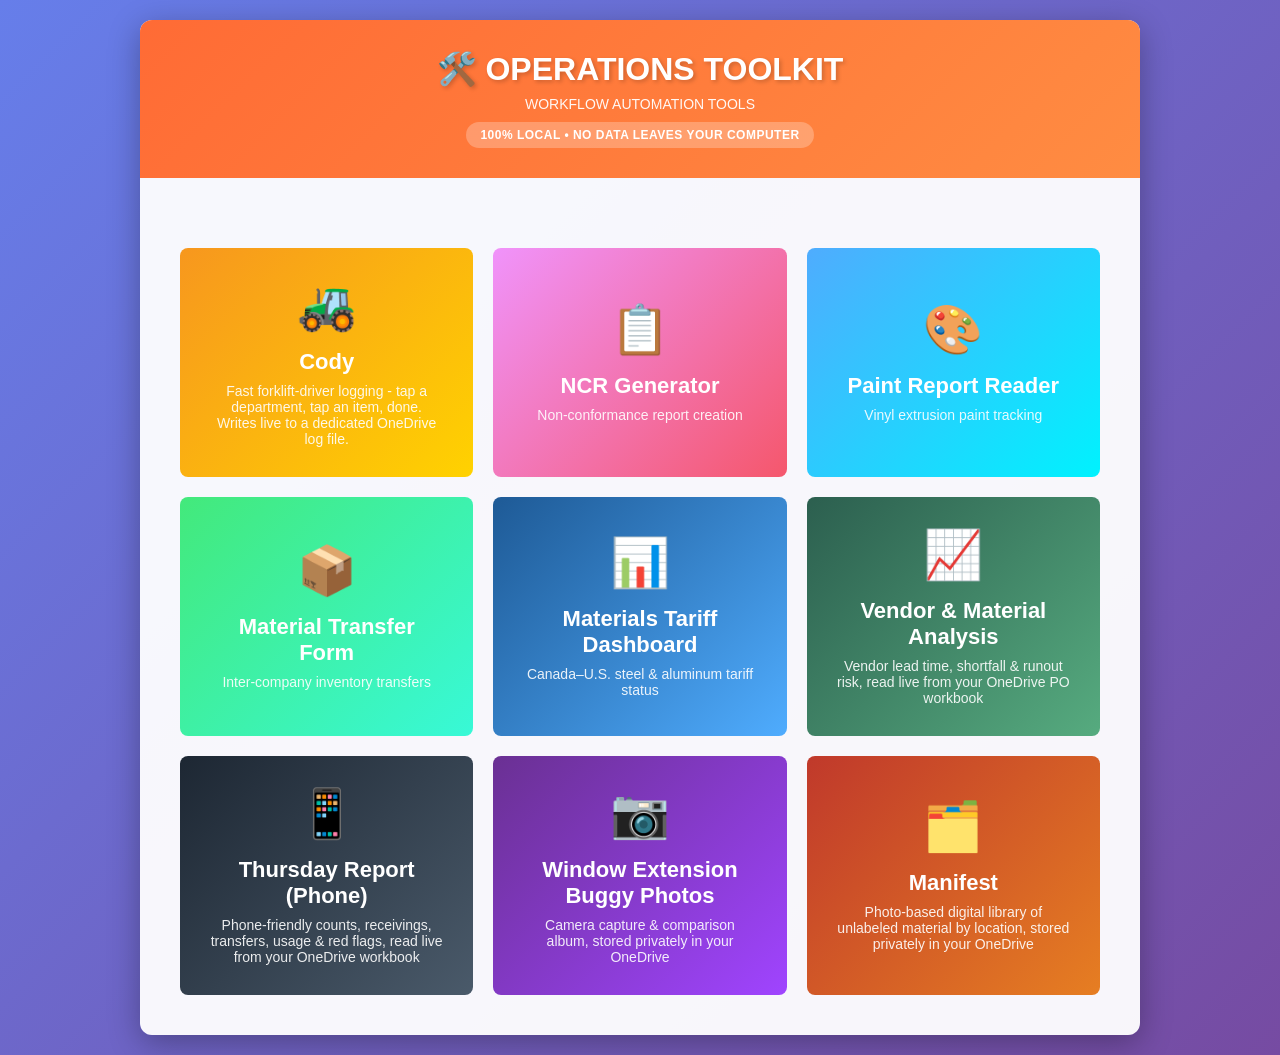
<file: index.html>
<!DOCTYPE html>
<html lang="en">
<head>
  <meta charset="UTF-8">
  <meta name="viewport" content="width=device-width, initial-scale=1.0">
  <title>Operations Toolkit</title>
  <style>
    * {
      margin: 0;
      padding: 0;
      box-sizing: border-box;
    }

    body {
      font-family: 'Segoe UI', Tahoma, Geneva, Verdana, sans-serif;
      background: linear-gradient(135deg, #667eea 0%, #764ba2 100%);
      min-height: 100vh;
      padding: 20px;
      color: #fff;
    }

    .container {
      max-width: 1000px;
      margin: 0 auto;
      background: rgba(255, 255, 255, 0.95);
      border-radius: 12px;
      box-shadow: 0 8px 32px rgba(0, 0, 0, 0.3);
      overflow: hidden;
    }

    .header {
      background: linear-gradient(135deg, #ff6b35 0%, #ff8c42 100%);
      padding: 30px;
      text-align: center;
    }

    .header h1 {
      font-size: 32px;
      margin-bottom: 8px;
      text-shadow: 2px 2px 4px rgba(0, 0, 0, 0.2);
    }

    .header p {
      font-size: 14px;
      opacity: 0.95;
      font-weight: 500;
    }

    .badge {
      display: inline-block;
      background: rgba(255, 255, 255, 0.25);
      padding: 6px 14px;
      border-radius: 20px;
      font-size: 12px;
      margin-top: 10px;
      font-weight: 600;
      letter-spacing: 0.5px;
    }

    .content {
      padding: 40px;
      color: #333;
    }

    .tools-grid {
      display: grid;
      grid-template-columns: repeat(auto-fit, minmax(280px, 1fr));
      gap: 20px;
      margin-top: 30px;
    }

    .tool-card {
      background: linear-gradient(135deg, #667eea 0%, #764ba2 100%);
      padding: 30px;
      border-radius: 8px;
      text-decoration: none;
      color: white;
      transition: transform 0.3s ease, box-shadow 0.3s ease;
      text-align: center;
      display: flex;
      flex-direction: column;
      align-items: center;
      justify-content: center;
    }

    .tool-card:hover {
      transform: translateY(-8px);
      box-shadow: 0 15px 35px rgba(0, 0, 0, 0.2);
    }

    .tool-card.ncr {
      background: linear-gradient(135deg, #f093fb 0%, #f5576c 100%);
    }

    .tool-card.paint {
      background: linear-gradient(135deg, #4facfe 0%, #00f2fe 100%);
    }

    .tool-card.material {
      background: linear-gradient(135deg, #43e97b 0%, #38f9d7 100%);
    }

    .tool-card.tariff {
      background: linear-gradient(135deg, #1e5a96 0%, #4facfe 100%);
    }

    .tool-card.vendor {
      background: linear-gradient(135deg, #2c5f4f 0%, #56ab7f 100%);
    }

    .tool-card.thursday {
      background: linear-gradient(135deg, #1d2733 0%, #4a5a6a 100%);
    }

    .tool-card.movelog {
      background: linear-gradient(135deg, #f7971e 0%, #ffd200 100%);
    }

    .tool-card.photos {
      background: linear-gradient(135deg, #6a3093 0%, #a044ff 100%);
    }

    .tool-card.manifest {
      background: linear-gradient(135deg, #c0392b 0%, #e67e22 100%);
    }

    .tool-icon {
      font-size: 48px;
      margin-bottom: 15px;
    }

    .tool-title {
      font-size: 22px;
      font-weight: 600;
      margin-bottom: 8px;
    }

    .tool-desc {
      font-size: 14px;
      opacity: 0.9;
    }

    @media (max-width: 600px) {
      .tools-grid {
        grid-template-columns: 1fr;
      }
      .header h1 {
        font-size: 24px;
      }
      .content {
        padding: 20px;
      }
    }
  </style>
</head>
<body>
  <div class="container">
    <div class="header">
      <h1>🛠️ OPERATIONS TOOLKIT</h1>
      <p>WORKFLOW AUTOMATION TOOLS</p>
      <div class="badge">100% LOCAL • NO DATA LEAVES YOUR COMPUTER</div>
    </div>

    <div class="content">
      <div class="tools-grid">
        <a href="log/?driver=cody" class="tool-card movelog">
          <div class="tool-icon">🚜</div>
          <div class="tool-title">Cody</div>
          <div class="tool-desc">Fast forklift-driver logging - tap a department, tap an item, done. Writes live to a dedicated OneDrive log file.</div>
        </a>

        <a href="ncr-generator.html" class="tool-card ncr">
          <div class="tool-icon">📋</div>
          <div class="tool-title">NCR Generator</div>
          <div class="tool-desc">Non-conformance report creation</div>
        </a>
        
        <a href="paint-report-reader.html" class="tool-card paint">
          <div class="tool-icon">🎨</div>
          <div class="tool-title">Paint Report Reader</div>
          <div class="tool-desc">Vinyl extrusion paint tracking</div>
        </a>

        <a href="material-transfer-form.html" class="tool-card material">
          <div class="tool-icon">📦</div>
          <div class="tool-title">Material Transfer Form</div>
          <div class="tool-desc">Inter-company inventory transfers</div>
        </a>

        <a href="tariff-materials-dashboard.html" class="tool-card tariff">
          <div class="tool-icon">📊</div>
          <div class="tool-title">Materials Tariff Dashboard</div>
          <div class="tool-desc">Canada–U.S. steel &amp; aluminum tariff status</div>
        </a>

        <a href="vendor-analysis.html" class="tool-card vendor">
          <div class="tool-icon">📈</div>
          <div class="tool-title">Vendor &amp; Material Analysis</div>
          <div class="tool-desc">Vendor lead time, shortfall &amp; runout risk, read live from your OneDrive PO workbook</div>
        </a>

        <a href="thursday-phone.html" class="tool-card thursday">
          <div class="tool-icon">📱</div>
          <div class="tool-title">Thursday Report (Phone)</div>
          <div class="tool-desc">Phone-friendly counts, receivings, transfers, usage &amp; red flags, read live from your OneDrive workbook</div>
        </a>

        <a href="buggy-photos/" class="tool-card photos">
          <div class="tool-icon">📷</div>
          <div class="tool-title">Window Extension Buggy Photos</div>
          <div class="tool-desc">Camera capture &amp; comparison album, stored privately in your OneDrive</div>
        </a>

        <a href="manifest/" class="tool-card manifest">
          <div class="tool-icon">🗂️</div>
          <div class="tool-title">Manifest</div>
          <div class="tool-desc">Photo-based digital library of unlabeled material by location, stored privately in your OneDrive</div>
        </a>

      </div>
    </div>
  </div>
</body>
</html>
</file>
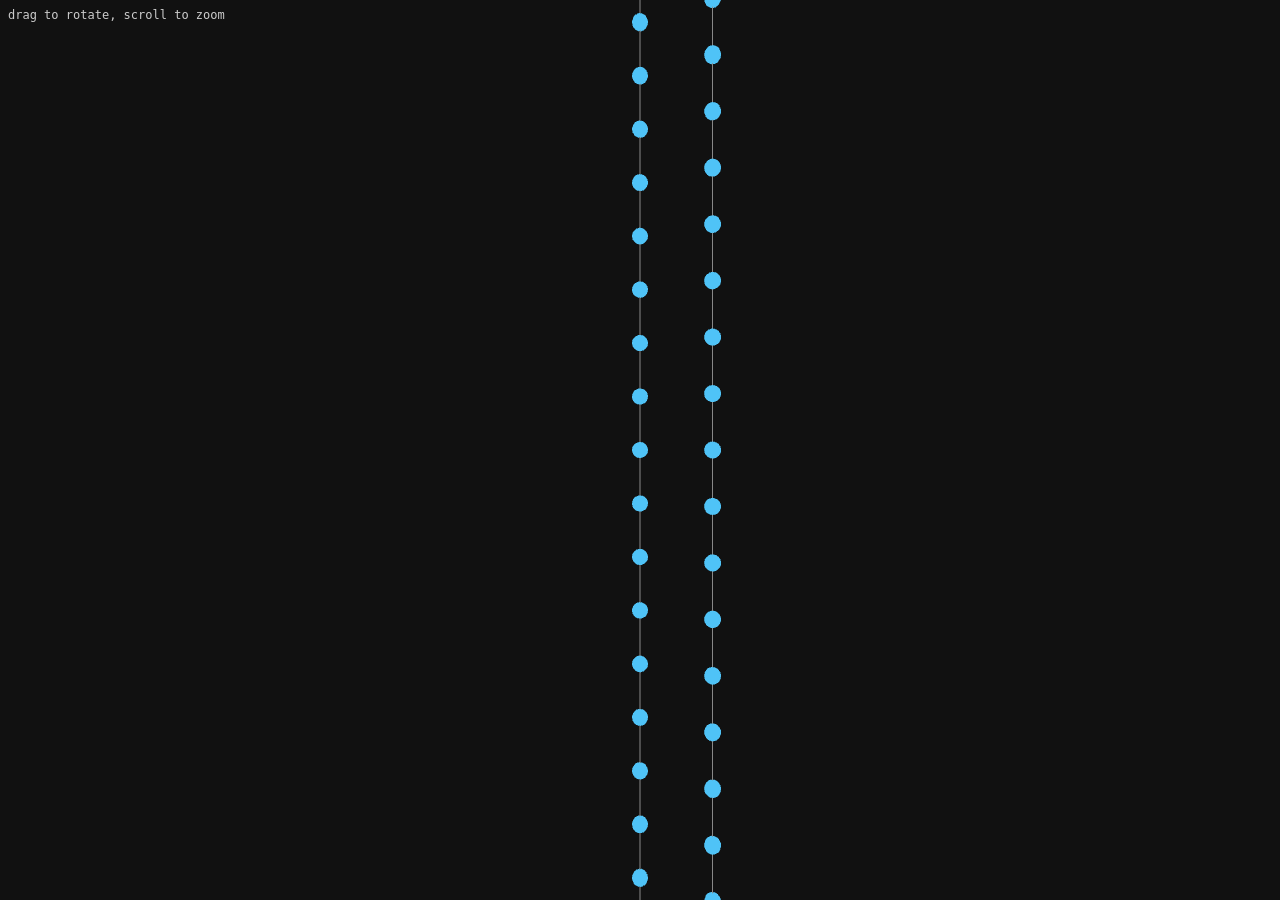
<file: tools/git-tree-viz-3d/index.html>
<!doctype html>
<html>
<head>
<meta charset="utf-8">
<title>git-tree-viz-3d</title>
<style>
  html, body { margin: 0; height: 100%; background: #111; overflow: hidden; }
  #info { position: absolute; top: 8px; left: 8px; color: #ccc; font: 12px monospace; }
</style>
</head>
<body>
<div id="info">drag to rotate, scroll to zoom</div>
<script src="three.min.js"></script>
<script src="OrbitControls.js"></script>
<script src="viewer.js"></script>
</body>
</html>
</file>
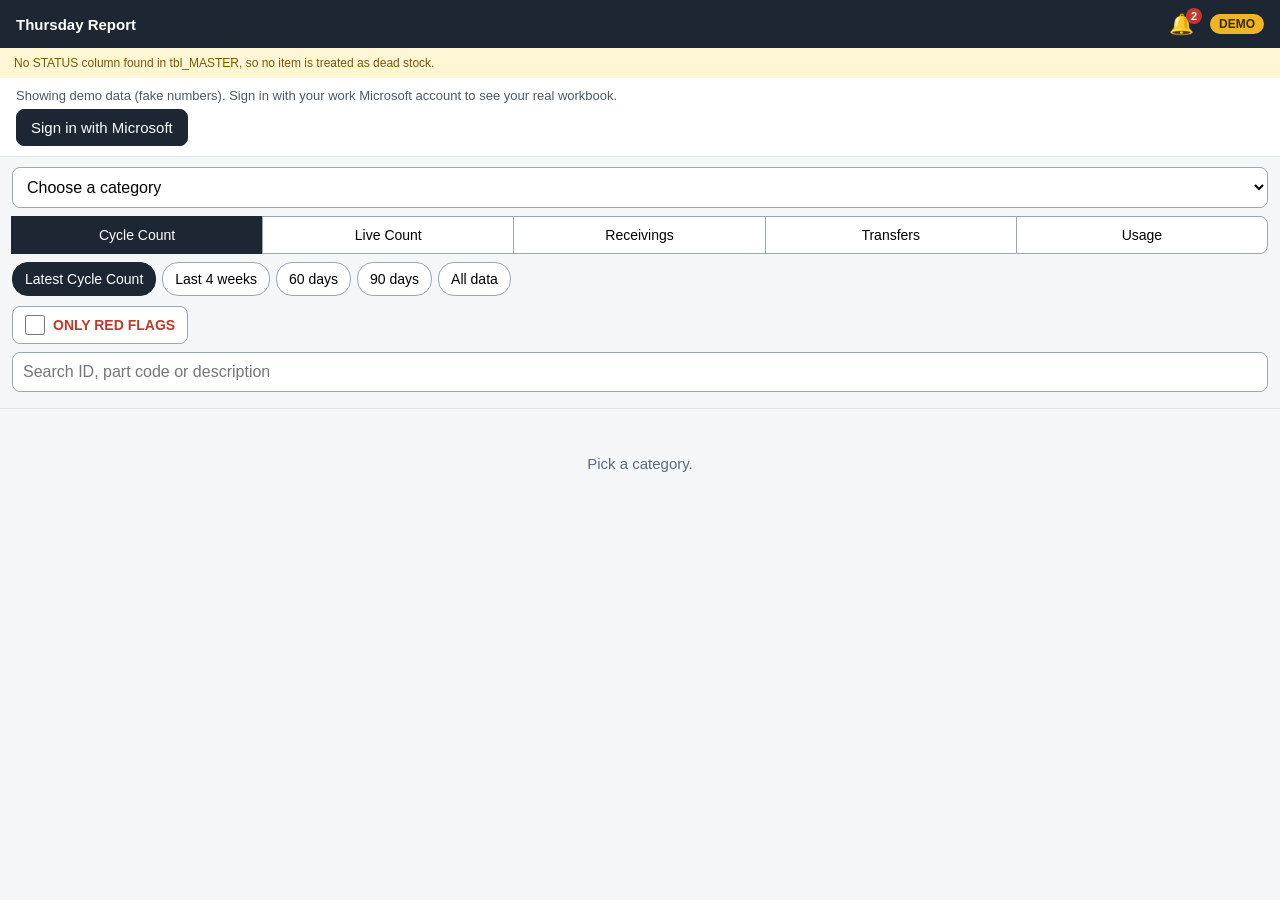
<file: thursday-phone.html>
<!DOCTYPE html>
<html lang="en"><head><meta charset="utf-8"><title>Thursday Report</title>
<meta name="viewport" content="width=device-width, initial-scale=1, viewport-fit=cover">
<meta name="apple-mobile-web-app-capable" content="yes">
<meta name="mobile-web-app-capable" content="yes">
<meta name="apple-mobile-web-app-title" content="Thursday">
<meta name="theme-color" content="#1d2733">
<style>
*{box-sizing:border-box;-webkit-tap-highlight-color:transparent}
body{font-family:-apple-system,Segoe UI,Arial,sans-serif;margin:0;color:#1d2733;background:#f5f6f8;font-size:15px}
header{background:#1d2733;color:#fff;padding:calc(10px + env(safe-area-inset-top)) 16px 10px;font-weight:600;display:flex;justify-content:space-between;align-items:center}
.badge{font-size:12px;padding:3px 9px;border-radius:10px;font-weight:700}
.badge.demo{background:#f0b429;color:#3b2a00}.badge.live{background:#2e9e5b;color:#fff}
#auth{padding:10px 16px;background:#fff;border-bottom:1px solid #dde3ea;font-size:13px;color:#4a5a6a}
#auth button{font-size:15px;padding:9px 14px;border:1px solid #1d2733;background:#1d2733;color:#fff;border-radius:8px;margin:6px 8px 0 0}
#auth button#refresh{background:#fff;color:#1d2733}
#controls{background:#f5f6f8;padding:10px 12px 8px;border-bottom:1px solid #dde3ea}
select,input[type=search]{font-size:16px;padding:10px;border:1px solid #9aa7b5;border-radius:8px;background:#fff;width:100%;margin-bottom:8px}
.seg{display:flex;margin-bottom:8px}
.seg button{flex:1;font-size:14px;padding:10px 4px;border:1px solid #9aa7b5;background:#fff;margin-left:-1px}
.seg button:first-child{border-radius:8px 0 0 8px;margin-left:0}.seg button:last-child{border-radius:0 8px 8px 0}
.seg button.on{background:#1d2733;color:#fff;border-color:#1d2733}
#rangeChips{display:flex;overflow-x:auto;gap:6px;margin-bottom:8px;padding-bottom:2px}
#rangeChips button{flex:0 0 auto;font-size:14px;padding:8px 12px;border:1px solid #9aa7b5;background:#fff;border-radius:16px;white-space:nowrap}
#rangeChips button.on{background:#1d2733;color:#fff;border-color:#1d2733}
#redWrap{display:inline-flex;align-items:center;gap:8px;font-weight:700;color:#c0392b;border:1px solid #9aa7b5;background:#fff;border-radius:8px;padding:8px 12px;margin-bottom:8px;font-size:14px}
#redWrap input{width:20px;height:20px;margin:0}
#usageRow{display:flex;gap:8px}
#info{color:#5b6b7c;font-size:12px;padding:8px 14px}
#list{padding:0 12px 28px}
.card{background:#fff;border:1px solid #dde3ea;border-radius:10px;padding:10px 12px;margin-bottom:8px}
.card.bad{background:#ffecec;border-color:#f3c4c4}
.top{display:flex;align-items:baseline;gap:8px}
.top b{font-size:17px}.part{color:#5b6b7c;font-size:13px;flex:1}
.flag{font-size:20px;font-weight:700}.flag.tot{font-size:14px}
.desc{margin:2px 0 6px}
.kv{display:flex;flex-wrap:wrap;gap:4px 14px;font-size:12px;color:#5b6b7c;margin-bottom:6px}.kv b{color:#1d2733;font-size:14px}
.chips{display:flex;flex-wrap:wrap;gap:6px}
.chip{background:#eef2f6;border-radius:8px;padding:4px 8px;font-size:15px;font-weight:600}
.chip i{display:block;font-style:normal;font-size:11px;font-weight:400;color:#5b6b7c}
.big{font-size:15px;color:#5b6b7c}.big b{font-size:24px;color:#1d2733;margin-left:6px}
.uline{display:flex;gap:10px;align-items:baseline;padding:4px 6px;border-radius:6px;font-size:15px}
.uline.neg{background:#fff6d6}.ulab{flex:0 0 120px;font-size:12px;color:#5b6b7c}
.muted{color:#7a8a99;font-size:13px}.empty{padding:30px 10px;color:#5b6b7c;text-align:center}
.po{margin-top:12px}.po summary{font-weight:700;padding:10px;background:#fff;border:1px solid #dde3ea;border-radius:10px}
.pocard{background:#fff;border:1px solid #dde3ea;border-radius:10px;padding:8px 12px;margin-top:6px;font-size:14px}
.cov-tap,.live-tap{cursor:pointer;text-decoration:underline dotted}
.covnote,.livenote{font-size:12px;color:#5b6b7c;background:#eef2f6;border-radius:6px;padding:6px 8px;margin:-2px 0 6px}
#warn{display:none;background:#fff6d6;color:#7a5a00;font-size:12px;padding:8px 14px}
#bellBtn{position:relative;background:none;border:none;color:#fff;font-size:20px;padding:4px 6px;line-height:1}
.bellBadge{position:absolute;top:-2px;right:-2px;background:#c0392b;color:#fff;font-size:11px;font-weight:700;border-radius:9px;min-width:16px;padding:1px 4px;display:none;line-height:1.3}
#bellPanel{display:none;position:fixed;inset:0;background:#f5f6f8;z-index:50;overflow-y:auto;padding-bottom:28px}
#bellHead{display:flex;justify-content:space-between;align-items:center;background:#1d2733;color:#fff;padding:calc(10px + env(safe-area-inset-top)) 16px 10px;font-weight:600;position:sticky;top:0}
#bellHead button{font-size:14px;padding:8px 14px;border:1px solid #fff;background:none;color:#fff;border-radius:8px}
.bellSum{font-size:12px;color:#5b6b7c;padding:10px 14px}
.bcard{background:#fff;border:1px solid #dde3ea;border-radius:10px;padding:10px 12px;margin:0 12px 8px}
.bcard.t1{background:#ffecec;border-color:#f3c4c4}.bcard.t2{background:#fff6d6;border-color:#eadb9c}.bcard.t3{background:#fff;border-color:#dde3ea}
.bcard .btop{font-size:15px;margin-bottom:4px}
.tag{display:inline-block;font-size:12px;font-weight:700;background:#1d2733;color:#fff;border-radius:6px;padding:3px 8px;margin-bottom:4px}
.brow{font-size:12px;color:#5b6b7c;margin-bottom:4px}.brow b{color:#1d2733}
.act{font-weight:700;margin-bottom:4px}
.bcard .why div{font-size:12px;color:#5b6b7c;margin-top:4px}
</style></head><body>
<header><span>Thursday Report</span><span style="display:flex;align-items:center;gap:10px">
  <button id="bellBtn" aria-label="Needs attention">&#128276;<span id="bellBadge" class="bellBadge"></span></button>
  <span id="src" class="badge demo">DEMO</span>
</span></header>
<div id="warn"></div>
<div id="bellPanel">
  <div id="bellHead"><span>Needs attention</span><button id="bellClose">Close</button></div>
  <div id="bellBody"></div>
</div>
<div id="auth">
  <div id="status">Showing demo data (fake numbers). Sign in with your work Microsoft account to see your real workbook.</div>
  <button id="signIn">Sign in with Microsoft</button><button id="refresh" style="display:none">Refresh</button>
</div>
<div id="controls">
  <select id="cat"></select>
  <div class="seg" id="viewTabs">
    <button data-v="back" style="display:none">&larr; Back</button>
    <button data-v="count" class="on">Cycle Count</button>
    <button data-v="live">Live Count</button>
    <button data-v="receiving">Receivings</button>
    <button data-v="transfer">Transfers</button>
    <button data-v="usage">Usage</button>
  </div>
  <div id="rangeRow">
    <div id="rangeChips">
      <button data-v="latest" class="on">Latest Cycle Count</button><button data-v="28d">Last 4 weeks</button>
      <button data-v="60d">60 days</button><button data-v="90d">90 days</button><button data-v="all">All data</button>
    </div>
    <label id="redWrap"><input type="checkbox" id="onlyRed">ONLY RED FLAGS</label>
  </div>
  <div id="usageRow" style="display:none"></div>
  <input type="search" id="search" placeholder="Search ID, part code or description">
</div>
<div id="info"></div>
<div id="list"><div class="empty">Pick a category.</div></div>
<script>
(function () {
  "use strict";
  // =====================================================================
  // CONFIG (same Microsoft app and read-only permission as the Vendor Analysis page)
  // =====================================================================
  const MSAL_CONFIG = {
    auth: {
      clientId: "99b2c3fe-cae0-4e09-b49a-5b57c7bdc2ca",
      authority: "https://login.microsoftonline.com/972ad3c5-73ca-4f41-89d7-56485631c283",
      redirectUri: window.location.href.split("?")[0].split("#")[0],
    },
    cache: { cacheLocation: "localStorage" },
  };
  const GRAPH_SCOPES = ["User.Read", "Files.Read"];   // READ ONLY. This page can never change your workbook.
  const WORKBOOK_FILENAME = "MASTER EXCEL SHEET.xlsx";
  const REQUIRED_TABLES = ["tbl_MASTER", "tbl_HISTORY", "tbl_OPEN_ORDERS", "tbl_UOM_CONVERSION"];
  const LAYOUT_TABLES = { "PATIO VISION": "Tbl_MG_PATIO_VISION", "LTC PAINT": "Tbl_MG_PAINT" };
  const ROW_CHUNK = 2000;
  // Old history (tbl_HISTORY_March_2026 and any other tbl_HISTORY_* table) now
  // lives in a second workbook in the same OneDrive folder. It's optional and
  // time-limited: if it's missing, unreadable, or too slow, the page still
  // loads everything else from the master and shows a warning (see
  // loadFromOneDrive/startLive) rather than falling back to demo data.
  const ARCHIVE_WORKBOOK_FILENAME = "INVENTORY_ARCHIVE.xlsx";
  // Runs in the background after the page is already usable (see startLive()),
  // so a longer wait here costs nothing visible - just how long old history
  // can take to fill in before giving up.
  let ARCHIVE_TIME_LIMIT_MS = 180000;

    // =====================================================================
  // COMPUTE (JavaScript port of thursday_core.py + the per-category logic of
  // thursday_report_build.py). Same math as the computer report, checked by
  // comparing both outputs on the same data. Nothing in this block touches the
  // network or writes anything.
  // =====================================================================
  const MON3 = ["Jan","Feb","Mar","Apr","May","Jun","Jul","Aug","Sep","Oct","Nov","Dec"];
  const MON_FULL = ["January","February","March","April","May","June","July","August","September","October","November","December"];
  const RANGE_DAYS = [["latest", null, 1], ["28d", 28, null], ["60d", 60, null], ["90d", 90, null], ["all", null, null]];
  const pad2 = n => String(n).padStart(2, "0");
  const isNum = v => typeof v === "number" && isFinite(v);

  function ymd(y, m, d) {
    const t = new Date(Date.UTC(y, m - 1, d));
    if (t.getUTCFullYear() !== y || t.getUTCMonth() !== m - 1 || t.getUTCDate() !== d) return "";
    return String(y).padStart(4, "0") + "-" + pad2(m) + "-" + pad2(d);
  }
  function getDateKey(raw) {
    if (raw === null || raw === undefined || raw === "") return "";
    if (isNum(raw)) {
      const days = Math.floor(raw + 0.5);
      const t = new Date(Date.UTC(1899, 11, 30) + days * 86400000);
      return ymd(t.getUTCFullYear(), t.getUTCMonth() + 1, t.getUTCDate());
    }
    const s = String(raw).trim();
    let m;
    if ((m = /^(\d{4})-(\d{1,2})-(\d{1,2})$/.exec(s))) return ymd(+m[1], +m[2], +m[3]);
    if ((m = /^(\d{1,2})\/(\d{1,2})\/(\d{4})$/.exec(s))) return ymd(+m[3], +m[1], +m[2]);
    if ((m = /^([A-Za-z]+)\s+(\d{1,2}),\s*(\d{4})$/.exec(s))) {
      const name = m[1].toLowerCase();
      let mi = MON_FULL.findIndex(x => x.toLowerCase() === name);
      if (mi < 0) mi = MON3.findIndex(x => x.toLowerCase() === name);
      return mi < 0 ? "" : ymd(+m[3], mi + 1, +m[2]);
    }
    if ((m = /^(\d{4})-(\d{2})-(\d{2})T\d{2}:\d{2}:\d{2}$/.exec(s))) return ymd(+m[1], +m[2], +m[3]);
    return "";
  }
  function labelFromKey(k) { return k ? MON3[+k.slice(5, 7) - 1] + " " + k.slice(8, 10) : ""; }
  function sortableBatch(raw) {
    if (isNum(raw)) return raw;
    if (raw === null || raw === undefined) return 0;
    const n = Number(String(raw).trim());
    return isFinite(n) && String(raw).trim() !== "" ? n : 0;
  }
  function num(raw, def) {
    if (isNum(raw)) return raw;
    if (raw === null || raw === undefined) return def;
    const s = String(raw).trim();
    if (s === "") return def;
    const n = Number(s);
    return isFinite(n) ? n : def;
  }
  const str = v => (v === null || v === undefined ? "" : String(v)).trim();
  function pyRound(x) { // round to whole number, ties to even (matches Python)
    const f = Math.floor(x), d = x - f;
    if (d < 0.5) return f;
    if (d > 0.5) return f + 1;
    return f % 2 === 0 ? f : f + 1;
  }
  const round2 = x => Number(x.toFixed(2));
  const round1 = x => Number(x.toFixed(1));
  const fmtNum = x => String(x);

  function colIndex(headers, name) { return headers.indexOf(name); }

  // ---- tables -> context (built once per load) ----
  function buildContext(tables, now) {
    const T = n => tables[n];
    const M = T("tbl_MASTER"), H = T("tbl_HISTORY");
    // Old history now comes as an ordered array (oldest table first) from the
    // archive workbook (see loadFromOneDrive) - demoTables() doesn't build that
    // array, so fall back to its empty tbl_HISTORY_March_2026 there.
    const archiveHistory = tables.archiveHistory || (tables.tbl_HISTORY_March_2026 ? [tables.tbl_HISTORY_March_2026] : []);
    if (!M) throw new Error("tbl_MASTER was not found in the workbook.");
    if (!H) throw new Error("tbl_HISTORY was not found in the workbook.");
    const mc = {};
    for (const h of ["ID", "DESCRIPTION", "CATEGORY", "MINIMUM"]) {
      mc[h] = colIndex(M.headers, h);
      if (mc[h] < 0) throw new Error("tbl_MASTER is missing column " + h + ".");
    }
    const supplierCol = colIndex(M.headers, "SUPPLIER");
    const leadCol = colIndex(M.headers, "LEAD TIME (DAYS)");
    const invCol = colIndex(M.headers, "INVENTORY ID");
    const statusCol = colIndex(M.headers, "STATUS");
    const qtyCol = colIndex(M.headers, "QTY");
    const hc = {};
    for (const h of ["ID", "DATE", "QTY", "TYPE", "BATCH_TIME"]) {
      hc[h] = colIndex(H.headers, h);
      if (hc[h] < 0) throw new Error("tbl_HISTORY is missing column " + h + ".");
    }
    const descById = new Map(), itemInfo = new Map(), idToCat = new Map(), catItems = new Map(), masterByCat = new Map(), deadIds = new Set();
    for (const row of M.rows) {
      const id = str(row[mc.ID]);
      const cat = str(row[mc.CATEGORY]);
      if (id) {
        itemInfo.set(id, {
          supplier: supplierCol >= 0 && row[supplierCol] !== null && row[supplierCol] !== undefined ? str(row[supplierCol]) : "",
          lead_time: leadCol >= 0 ? row[leadCol] : "",
          inventory_id: invCol >= 0 && row[invCol] !== null && row[invCol] !== undefined ? str(row[invCol]) : "",
        });
        idToCat.set(id, str(row[mc.CATEGORY]));
        descById.set(id, str(row[mc.DESCRIPTION]));
        if (statusCol >= 0) {
          const s = str(row[statusCol]).trim();
          if (s === "0" || s === "0.0") deadIds.add(id);
        }
      }
      if (cat) {
        if (!masterByCat.has(cat.toUpperCase())) masterByCat.set(cat.toUpperCase(), []);
      }
    }
    // category list: same rule as the computer report (any non-empty CATEGORY, trimmed, sorted)
    const catSet = new Set();
    for (const row of M.rows) if (row[mc.CATEGORY]) catSet.add(str(row[mc.CATEGORY]));
    const categories = Array.from(catSet).sort();
    // master rows per category (original order), id list per category
    const masterRowsByCat = new Map();
    for (const row of M.rows) {
      const cat = str(row[mc.CATEGORY]).toUpperCase();
      if (!masterRowsByCat.has(cat)) masterRowsByCat.set(cat, []);
      masterRowsByCat.get(cat).push(row);
    }
    // history: March table first, then the current one; parse each row ONCE
    const hist = [];
    const pushRows = (tbl) => {
      if (!tbl) return;
      const c = {};
      for (const h of ["ID", "DATE", "QTY", "TYPE", "BATCH_TIME"]) c[h] = colIndex(tbl.headers, h);
      if (Object.values(c).some(v => v < 0)) return;
      for (const r of tbl.rows) {
        hist.push({
          id: str(r[c.ID]), type: str(r[c.TYPE]).toUpperCase(),
          dk: getDateKey(r[c.DATE]), qraw: r[c.QTY], qty: num(r[c.QTY], 0),
          sort: sortableBatch(r[c.BATCH_TIME]),
        });
      }
    };
    for (const tbl of archiveHistory) pushRows(tbl);
    pushRows(H);
    hist.forEach((r, i) => { r.idx = i; });
    // group by category (keeps order); movement rows kept per category too
    const histByCat = new Map();
    for (const r of hist) {
      if (!r.id) continue;
      const cat = (idToCat.get(r.id) || "").toUpperCase();
      if (!histByCat.has(cat)) histByCat.set(cat, []);
      histByCat.get(cat).push(r);
    }
    const ctx = {
      now, categories, mc, descById, itemInfo, idToCat, masterRowsByCat, histByCat, hist,
      deadIds, statusMissing: statusCol < 0, qtyCol,
      openSplit: readOpenOrdersSplit(T("tbl_OPEN_ORDERS")),
      factors: readFactors(T("tbl_UOM_CONVERSION")),
      poByCat: buildPoLists(T("tbl_OPEN_ORDERS"), idToCat),
      openPoDates: readOpenPoDates(T("tbl_OPEN_ORDERS")),
      latestStock: buildLatestStockMap(histByCat),
      layouts: {}, usageIndex: null, usageMonthList: null, cache: new Map(),
    };
    for (const [cat, tname] of Object.entries(LAYOUT_TABLES)) {
      if (tables[tname]) { try { ctx.layouts[cat] = readOrderLayout(tables[tname]); } catch (e) { /* different shape: normal layout */ } }
    }
    return ctx;
  }

  function readOpenOrdersSplit(tbl) {
    const out = new Map();
    if (!tbl) return out;
    const hs = tbl.headers.map(h => String(h).trim().toUpperCase().replace(/ /g, "_"));
    const idc = hs.indexOf("ID"), qc = hs.indexOf("OPEN_QTY"), sc = hs.indexOf("STATUS");
    if (idc < 0 || qc < 0 || sc < 0) return out;
    const grouped = new Map();
    for (const row of tbl.rows) {
      const id = str(row[idc]);
      if (!id || str(row[sc]).toUpperCase() !== "OPEN") continue;
      const q = num(row[qc], 0);
      if (q <= 0) continue;
      if (!grouped.has(id)) grouped.set(id, []);
      grouped.get(id).push(q);
    }
    for (const [id, qs] of grouped) out.set(id, { total: qs.reduce((a, b) => a + b, 0), quantities: qs });
    return out;
  }
  function readOpenPoDates(tbl) {
    const out = new Map();
    if (!tbl) return out;
    const hs = tbl.headers.map(h => String(h).trim().toUpperCase().replace(/ /g, "_"));
    const idc = hs.indexOf("ID"), qc = hs.indexOf("OPEN_QTY"), sc = hs.indexOf("STATUS"), dtc = hs.indexOf("DATE_RAISED");
    if (idc < 0 || qc < 0 || sc < 0) return out;
    for (const row of tbl.rows) {
      const id = str(row[idc]);
      if (!id || str(row[sc]).toUpperCase() !== "OPEN") continue;
      const q = num(row[qc], 0);
      if (q <= 0) continue;
      if (!out.has(id)) out.set(id, []);
      out.get(id).push({ qty: q, raised: dtc >= 0 ? getDateKey(row[dtc]) : "" });
    }
    return out;
  }
  function readFactors(tbl) {
    const out = new Map();
    if (!tbl) return out;
    const hs = tbl.headers.map(h => String(h).trim().toUpperCase());
    const idc = hs.indexOf("ID"), fc = hs.indexOf("RECEIVING_TO_COUNT");
    if (idc < 0 || fc < 0) return out;
    for (const row of tbl.rows) {
      const id = str(row[idc]);
      if (!id) continue;
      let f = num(row[fc], 1);
      if (f <= 0) f = 1;
      out.set(id, f);
    }
    return out;
  }
  function openOrderInfo(id, ctx) {
    const d = ctx.openSplit.get(id) || { total: 0, quantities: [] };
    const f = ctx.factors.get(id) || 1;
    const cq = d.quantities.map(q => pyRound((q / f) * 100) / 100);
    const ct = pyRound((d.total / f) * 100) / 100;
    let disp;
    if (!cq.length) disp = "0";
    else if (cq.length === 1) disp = fmtNum(cq[0]) + " = " + fmtNum(ct);
    else disp = cq.map(fmtNum).join(" | ") + " = " + fmtNum(ct);
    return [disp, ct];
  }
  function buildPoLists(tbl, idToCat) {
    const out = new Map();
    if (!tbl) return out;
    const hs = tbl.headers.map(h => String(h).trim().toUpperCase().replace(/ /g, "_"));
    const ix = n => hs.indexOf(n);
    const [idc, poc, dc, oc, rc, opc, dtc, sc, vc] = ["ID","PO_NUMBER","DESCRIPTION","ORDERED_QTY","RECEIVED_QTY","OPEN_QTY","DATE_RAISED","STATUS","VENDOR"].map(ix);
    if ([idc, poc, dc, oc, rc, opc, dtc, sc, vc].some(v => v < 0)) return out;
    for (const row of tbl.rows) {
      const id = str(row[idc]);
      if (!id || str(row[sc]).toUpperCase() !== "OPEN") continue;
      const cat = idToCat.get(id) || "";
      if (!out.has(cat)) out.set(cat, []);
      out.get(cat).push({
        po: row[poc], id, description: row[dc], ordered: row[oc], received: row[rc], open: row[opc],
        date_raised: labelFromKey(getDateKey(row[dtc])) || String(row[dtc] === null || row[dtc] === undefined || row[dtc] === 0 || row[dtc] === false ? "" : row[dtc]),
        vendor: row[vc],
      });
    }
    return out;
  }
  function roundDim(x) { return isNum(x) ? String(round2(x)) : x; }
  function readOrderLayout(tbl) {
    const hs = tbl.headers.map(h => String(h).trim().toUpperCase());
    const idc = hs.indexOf("ID"), ic = hs.indexOf("INCHES"), fc = hs.indexOf("FEET");
    if (idc < 0 || ic < 0 || fc < 0) throw new Error("layout table has a different shape");
    const qc = hs.indexOf("QTY");
    const bc = hs.indexOf("BUGGYS") >= 0 ? hs.indexOf("BUGGYS") : hs.indexOf("BUGGY");
    const gc = hs.indexOf("BAGS"), sc = hs.indexOf("SKIDS");
    const has = (row, c) => c >= 0 && row[c] !== null && row[c] !== undefined && row[c] !== "";
    const out = [];
    for (const row of tbl.rows) {
      const id = str(row[idc]);
      if (!id) continue;
      let type = "";
      if (has(row, bc)) type = "BUGGY"; else if (has(row, gc)) type = "BAGS"; else if (has(row, sc)) type = "SKIDS";
      out.push({ id, inches: roundDim(row[ic]), feet: roundDim(row[fc]), qty: qc >= 0 ? row[qc] : "", type });
    }
    return out;
  }

  function cutoffKey(now, days) {
    const c = new Date(now.getFullYear(), now.getMonth(), now.getDate() - days);
    return String(c.getFullYear()).padStart(4, "0") + "-" + pad2(c.getMonth() + 1) + "-" + pad2(c.getDate());
  }
  function filterRange(rows, days, now) {
    if (days === null) return rows;
    const ck = cutoffKey(now, days);
    return rows.filter(r => r.dk && r.dk >= ck);
  }

  // Every item's own newest count, from ALL history (no date-range cutoff), computed once per
  // data load. Used so an item that simply wasn't counted on the category's newest date doesn't
  // get treated as stock 0 for the flag/WEEKS COVER (see countsForRange).
  function buildLatestStockMap(histByCat) {
    const out = new Map();
    for (const [cat, rows] of histByCat) {
      const isLtc = cat === "LTC PAINT";
      const hm = buildHistoryMap(rows, isLtc);
      for (const [id, entries] of hm) {
        if (entries.length) out.set(id, entries[0].qty);
      }
    }
    return out;
  }

  function buildHistoryMap(rows, isLtc) {
    const dayMap = new Map();
    for (const r of rows) {
      if (!r.id || !r.type || !r.dk) continue;
      if (!dayMap.has(r.id)) dayMap.set(r.id, new Map());
      const dm = dayMap.get(r.id);
      if (!dm.has(r.dk)) dm.set(r.dk, { has: false, cq: 0, cs: 0, adj: 0 });
      const b = dm.get(r.dk);
      if (r.type === "COUNT") {
        if (!b.has || r.sort > b.cs) { b.has = true; b.cq = r.qty; b.cs = r.sort; }
      } else if (!isLtc) {
        if (r.type === "RECEIVING") { if (b.has && r.sort < b.cs) b.adj += r.qty; }
        else if (r.type === "TRANSFER" || r.type === "PANIC" || r.type === "REJECTION") b.adj -= r.qty;
      }
    }
    const hm = new Map();
    for (const [id, dm] of dayMap) {
      const entries = [];
      for (const [dk, b] of dm) {
        if (!b.has) continue;
        entries.push({ sortValue: b.cs, qty: b.cq + b.adj, iso: dk, dateLabel: labelFromKey(dk) });
      }
      entries.sort((a, b) => b.sortValue - a.sortValue);
      hm.set(id, entries);
    }
    return hm;
  }

  function headerDates(ctx, catIds, hm, maxCount) {
    const uniq = new Map();
    for (const id of catIds) {
      for (const e of (hm.get(id) || [])) {
        const ex = uniq.get(e.dateLabel);
        if (!ex || e.sortValue > ex.sortValue) uniq.set(e.dateLabel, { sortValue: e.sortValue, label: e.dateLabel, iso: e.iso });
      }
    }
    const ordered = Array.from(uniq.values()).sort((a, b) => b.sortValue - a.sortValue);
    return maxCount === null ? ordered : ordered.slice(0, maxCount);
  }

  function weeksCover(row) {
    const cs = isNum(row.stock) ? row.stock : 0;
    const openQty = isNum(row.open_qty) ? row.open_qty : 0;
    const rop = row.rop || 0;
    const lt = isNum(row.lead_time) ? row.lead_time : null;
    if (!rop || !lt) return null;
    return round1(((cs + openQty) / rop) * (lt / 7));
  }

  // Live Count: QTY straight off tbl_MASTER, in MASTER order (no sorting, no date range).
  function liveForCategory(ctx, cat) {
    const mrows = ctx.masterRowsByCat.get(cat.toUpperCase()) || [];
    const out = [];
    for (const row of mrows) {
      const id = str(row[ctx.mc.ID]);
      const description = str(row[ctx.mc.DESCRIPTION]);
      const minimum = num(row[ctx.mc.MINIMUM], 0);
      const qtyRaw = ctx.qtyCol >= 0 ? row[ctx.qtyCol] : undefined;
      const qty = isNum(qtyRaw) ? qtyRaw : null;
      const [disp, ct] = openOrderInfo(id, ctx);
      const info = ctx.itemInfo.get(id) || { supplier: "", lead_time: "" };
      const weeks_cover = qty === null ? null : weeksCover({ stock: qty, rop: minimum, lead_time: info.lead_time, open_qty: ct });
      const flag = qty === null ? null : ((qty + ct) < minimum ? "✖" : "✔");
      out.push({ id, description, rop: minimum, qty, open_order: disp, open_qty: ct, weeks_cover, flag,
                 supplier: info.supplier, lead_time: info.lead_time });
    }
    return { rows: out };
  }

  // Tap text for a LIVE COUNT value: reuses the same counts/receivings (usageIndex) and
  // transfers/rejections (movedOutIndex) the bell already builds. No new workbook reads.
  function liveTipText(ctx, id, qty) {
    if (qty === null) return "The QTY cell for this item is blank or not a number in the master sheet.";
    const idx = usageIndex(ctx);
    const counts = idx.counts.get(id) || [];
    const qtyLabel = fmtNum(round2(qty));
    if (!counts.length) {
      return "Live count (QTY in the master sheet): " + qtyLabel + ". No cycle count on record for this item.";
    }
    const [cDate, cQty] = counts[counts.length - 1];
    const recv = idx.recv.get(id) || [];
    const movedOut = movedOutIndex(ctx);
    let R = 0;
    for (const [d, q] of recv) if (d > cDate) R += q;
    let T = 0;
    for (const [d, q] of (movedOut.get(id) || [])) if (d > cDate) T += q;
    const todayKey = ymd(ctx.now.getFullYear(), ctx.now.getMonth() + 1, ctx.now.getDate());
    const days = daysBetweenKeys(cDate, todayKey);
    const diff = round2(qty - cQty);
    const diffStr = (diff > 0 ? "+" : "") + fmtNum(diff);
    return "Live count (QTY in the master sheet): " + qtyLabel + ". Last cycle count: " + fmtNum(cQty) + " on " + shortLabel(cDate) +
      " (" + days + " day" + (days === 1 ? "" : "s") + " ago). Since then: received " + fmtNum(round2(R)) + ", transferred or rejected " + fmtNum(round2(T)) +
      ". Live count minus last cycle count: " + diffStr + ".";
  }

  function countsForRange(ctx, cat, days, maxDates, isLtc) {
    const catRows = ctx.histByCat.get(cat.toUpperCase()) || [];
    const rows = filterRange(catRows, days, ctx.now);
    const hm = buildHistoryMap(rows, isLtc);
    const mrows = ctx.masterRowsByCat.get(cat.toUpperCase()) || [];
    const ids = new Set(mrows.map(r => str(r[ctx.mc.ID])).filter(Boolean));
    const hdr = headerDates(ctx, ids, hm, maxDates);
    const labels = hdr.map(d => d.label);
    const out = [];
    for (const row of mrows) {
      const id = str(row[ctx.mc.ID]);
      const description = str(row[ctx.mc.DESCRIPTION]);
      const minimum = num(row[ctx.mc.MINIMUM], 0);
      const byLabel = new Map();
      for (const e of (hm.get(id) || [])) byLabel.set(e.dateLabel, e.qty);
      const values = labels.map(l => (byLabel.has(l) ? byLabel.get(l) : ""));
      const [disp, ct] = openOrderInfo(id, ctx);
      // Flag/WEEKS COVER use the item's OWN newest count, not the category's newest column: an
      // item simply not counted that day has a blank cell here, which must not read as stock 0.
      const stock = isNum(values[0]) ? values[0] : (ctx.latestStock.has(id) ? ctx.latestStock.get(id) : 0);
      const flag = (stock + ct) < minimum ? "✖" : "✔";
      const info = ctx.itemInfo.get(id) || { supplier: "", lead_time: "" };
      const r = { id, description, rop: minimum, store_room: isLtc ? "" : null, values, open_order: disp, open_qty: ct, stock, flag,
                  supplier: info.supplier, lead_time: info.lead_time };
      r.weeks_cover = weeksCover(r);
      out.push(r);
    }
    // flag sort: red first, stable
    out.sort((a, b) => (a.flag === "✖" ? 1 : 2) - (b.flag === "✖" ? 1 : 2));
    return { dates: hdr.map(d => d.label), date_keys: hdr.map(d => d.iso || ""), rows: out };
  }

  function movementForRange(ctx, cat, type, days, maxDates) {
    const catRows = (ctx.histByCat.get(cat.toUpperCase()) || []).filter(r => r.type === type);
    const rows = filterRange(catRows, days, ctx.now);
    const mrows = ctx.masterRowsByCat.get(cat.toUpperCase()) || [];
    const items = [];
    for (const row of mrows) {
      const id = str(row[ctx.mc.ID]);
      if (!id) continue;
      items.push({ id, description: str(row[ctx.mc.DESCRIPTION]), rop: num(row[ctx.mc.MINIMUM], 0) });
    }
    const ids = new Set(items.map(i => i.id));
    const per = new Map(), seen = new Set();
    for (const r of rows) {
      if (!ids.has(r.id) || !r.dk) continue;
      if (!per.has(r.id)) per.set(r.id, new Map());
      const dm = per.get(r.id);
      dm.set(r.dk, (dm.get(r.dk) || 0) + r.qty);
      seen.add(r.dk);
    }
    let days_ = Array.from(seen).sort().reverse();
    if (maxDates !== null) days_ = days_.slice(0, maxDates);
    const out = items.map(it => {
      const sums = per.get(it.id) || new Map();
      const values = days_.map(d => (sums.has(d) ? round2(sums.get(d)) : ""));
      const total = round2(values.reduce((a, v) => a + (v === "" ? 0 : v), 0));
      const o = { id: it.id, description: it.description, rop: it.rop, values, total };
      if (type === "RECEIVING") o.open_order = openOrderInfo(it.id, ctx)[0];
      return o;
    });
    return { dates: days_.map(labelFromKey), date_keys: days_, rows: out };
  }

  function usageIndex(ctx) {
    if (ctx.usageIndex) return ctx.usageIndex;
    const best = new Map(), recv = new Map();
    for (const r of ctx.hist) {
      if (r.type !== "COUNT" && r.type !== "RECEIVING") continue;
      if (!r.id || !r.dk) continue;
      if (r.type === "COUNT") {
        if (r.qraw === null || r.qraw === undefined || r.qraw === "") continue;
        const key = r.id + "\u0001" + r.dk;
        const cur = best.get(key);
        if (!cur || r.sort > cur.sort || (r.sort === cur.sort && r.idx > cur.idx)) best.set(key, { sort: r.sort, idx: r.idx, qty: r.qty, id: r.id, dk: r.dk });
      } else {
        if (!recv.has(r.id)) recv.set(r.id, []);
        recv.get(r.id).push([r.dk, r.qty]);
      }
    }
    const counts = new Map();
    for (const b of best.values()) {
      if (!counts.has(b.id)) counts.set(b.id, []);
      counts.get(b.id).push([b.dk, b.qty]);
    }
    for (const l of counts.values()) l.sort((a, b) => (a[0] < b[0] ? -1 : a[0] > b[0] ? 1 : 0));
    ctx.usageIndex = { counts, recv };
    // months list
    const firsts = [];
    for (const l of counts.values()) if (l.length) firsts.push(l[0][0]);
    const months = [];
    if (firsts.length) {
      const mn = firsts.reduce((a, b) => (a < b ? a : b));
      let y = +mn.slice(0, 4), m = +mn.slice(5, 7);
      while (y < ctx.now.getFullYear() || (y === ctx.now.getFullYear() && m <= ctx.now.getMonth() + 1)) {
        months.push(String(y).padStart(4, "0") + "-" + pad2(m));
        m++; if (m === 13) { y++; m = 1; }
      }
    }
    ctx.usageMonthList = months;
    return ctx.usageIndex;
  }
  function usageForCategory(ctx, cat) {
    const idx = usageIndex(ctx), months = ctx.usageMonthList;
    const rows = [];
    for (const row of (ctx.masterRowsByCat.get(cat.toUpperCase()) || [])) {
      const id = str(row[ctx.mc.ID]);
      if (!id) continue;
      const cl = idx.counts.get(id) || [], rl = idx.recv.get(id) || [];
      const cells = months.map(mo => {
        const lo = mo + "-01", hi = mo + "-31";
        const inside = cl.filter(c => c[0] >= lo && c[0] <= hi);
        if (!inside.length) return null;
        const end = inside[inside.length - 1];
        const before = cl.filter(c => c[0] < lo);
        const begin = before.length ? before[before.length - 1] : (inside.length > 1 ? inside[0] : null);
        if (!begin || begin[0] === end[0]) return null;
        let got = 0;
        for (const [d, q] of rl) if (d > begin[0] && d <= end[0]) got += q;
        return [round2(begin[1]), round2(got), round2(end[1]), round2(begin[1] + got - end[1]), begin[0], end[0]];
      });
      const info = ctx.itemInfo.get(id) || {};
      rows.push({ id, part: info.inventory_id || id, m: cells });
    }
    return { months, rows };
  }

  // ---- Bell: items that need attention (worked out from data already loaded; nothing is written anywhere) ----
  function dkToDate(dk) { return new Date(Date.UTC(+dk.slice(0, 4), +dk.slice(5, 7) - 1, +dk.slice(8, 10))); }
  function addDaysKey(dk, days) {
    const d = dkToDate(dk);
    d.setUTCDate(d.getUTCDate() + days);
    return ymd(d.getUTCFullYear(), d.getUTCMonth() + 1, d.getUTCDate());
  }
  function daysBetweenKeys(dkA, dkB) { return Math.round((dkToDate(dkB) - dkToDate(dkA)) / 86400000); }
  function shortLabel(dk) { return dk ? MON3[+dk.slice(5, 7) - 1] + " " + (+dk.slice(8, 10)) : ""; }
  const USAGE_WINDOW_DAYS = 28, MAX_GAP_DAYS = 90;

  // TRANSFER + REJECTION rows per item, cached on ctx: shared by the bell and the Live Count tap text.
  function movedOutIndex(ctx) {
    if (ctx.movedOut) return ctx.movedOut;
    const movedOut = new Map();
    for (const r of ctx.hist) {
      if (r.type !== "TRANSFER" && r.type !== "REJECTION") continue;
      if (!r.id || !r.dk) continue;
      if (!movedOut.has(r.id)) movedOut.set(r.id, []);
      movedOut.get(r.id).push([r.dk, r.qty]);
    }
    ctx.movedOut = movedOut;
    return movedOut;
  }

  function buildBellCards(ctx) {
    const now = ctx.now;
    const todayKey = ymd(now.getFullYear(), now.getMonth() + 1, now.getDate());
    const movedOut = movedOutIndex(ctx);
    const idx = usageIndex(ctx);
    const cards = [];
    let skippedNoCount = 0, skippedNoMin = 0, skippedStruck = 0, newestCount = "";
    const seen = new Set();
    for (const arr of ctx.masterRowsByCat.values()) {
      for (const row of arr) {
        const id = str(row[ctx.mc.ID]);
        if (!id || seen.has(id)) continue;
        seen.add(id);
        if (ctx.deadIds.has(id)) { skippedStruck++; continue; }
        const minimum = num(row[ctx.mc.MINIMUM], 0);
        if (minimum <= 0) { skippedNoMin++; continue; }
        const counts = idx.counts.get(id) || [];
        if (!counts.length) { skippedNoCount++; continue; }
        const [endDate, endQty] = counts[counts.length - 1];
        if (endDate > newestCount) newestCount = endDate;
        const info = ctx.itemInfo.get(id) || {};
        const lead = isNum(info.lead_time) && info.lead_time > 0 ? info.lead_time : null;
        const recv = idx.recv.get(id) || [];

        let rate = null, basis = "Not enough history (fewer than 2 counts) to estimate use.";
        if (counts.length >= 2) {
          const loKey = addDaysKey(endDate, -USAGE_WINDOW_DAYS);
          const earlier = counts.slice(0, -1).filter(c => c[0] >= loKey);
          const begin = earlier.length ? earlier[0] : counts[counts.length - 2];
          const gap = daysBetweenKeys(begin[0], endDate);
          if (gap <= 0 || (gap > MAX_GAP_DAYS && !earlier.length)) {
            basis = "Not enough recent history to estimate use.";
          } else {
            let got = 0;
            for (const [d, q] of recv) if (d > begin[0] && d <= endDate) got += q;
            const used = begin[1] + got - endQty;
            basis = "Used " + fmtNum(round2(used)) + " over " + gap + " days (" + shortLabel(begin[0]) + " to " + shortLabel(endDate) + "): " +
              fmtNum(begin[1]) + " + " + fmtNum(round2(got)) + " received - " + fmtNum(endQty) + " counted.";
            if (used > 0) rate = used / gap; else basis += " No use in that period.";
          }
        }

        let recvSince = 0;
        for (const [d, q] of recv) if (d > endDate) recvSince += q;
        recvSince = round2(recvSince);
        let outSince = 0;
        for (const [d, q] of (movedOut.get(id) || [])) if (d > endDate) outSince += q;
        outSince = round2(outSince);

        let runoutKey = null, daysLeft = null;
        if (rate) {
          const runDays = (endQty + recvSince) / rate;
          const runout = new Date(dkToDate(endDate).getTime() + runDays * 86400000);
          runoutKey = ymd(runout.getUTCFullYear(), runout.getUTCMonth() + 1, runout.getUTCDate());
          daysLeft = Math.floor((runout.getTime() - dkToDate(todayKey).getTime()) / 86400000);
        }

        const factor = ctx.factors.get(id) || 1;
        const poDates = ctx.openPoDates.get(id) || [];
        const pos = [];
        let totalOpen = 0;
        for (const po of poDates) {
          const cq = round2(po.qty / factor);
          totalOpen += cq;
          const est = po.raised && lead ? addDaysKey(po.raised, lead) : "";
          pos.push({ qty: fmtNum(cq), raised: po.raised ? shortLabel(po.raised) : "", est: est ? shortLabel(est) : "", est_key: est });
        }
        totalOpen = round2(totalOpen);

        let tier = 0, headline = "", advice = "";
        if (endQty <= 0) { tier = 1; headline = "OUT OF STOCK"; }
        else if (daysLeft !== null && daysLeft <= 0) { tier = 1; headline = "PROBABLY OUT NOW"; }
        else if (daysLeft !== null && lead !== null && daysLeft < lead) {
          const onTime = pos.filter(p => p.est_key && todayKey <= p.est_key && p.est_key <= runoutKey);
          if (!onTime.length) { tier = 2; headline = "RUNS OUT IN ~" + daysLeft + " DAYS (supplier needs " + fmtNum(lead) + ")"; }
        }
        if (!tier && (endQty + totalOpen) < minimum) { tier = 3; headline = "BELOW MINIMUM"; }
        if (!tier) continue;

        const late = pos.filter(p => p.est_key && p.est_key < todayKey);
        if (tier === 1) advice = !pos.length ? "Order now." : (!late.length ? "Chase the open order." : "Open order is late. Chase it.");
        else if (tier === 2) advice = !pos.length ? "Order now." : "Open order may arrive too late. Chase it or order more.";
        else advice = "Order now.";

        cards.push({
          id, part: info.inventory_id || id,
          description: str(row[ctx.mc.DESCRIPTION]), category: str(row[ctx.mc.CATEGORY]),
          supplier: info.supplier || "", lead: lead ? fmtNum(lead) : "",
          tier, headline, advice,
          count: fmtNum(endQty), count_date: shortLabel(endDate),
          minimum: fmtNum(minimum), open_total: fmtNum(totalOpen),
          pos: pos.map(p => ({ qty: p.qty, raised: p.raised, est: p.est })),
          received_since: fmtNum(recvSince), transferred_since: fmtNum(outSince),
          rate: rate ? fmtNum(round2(rate)) : "", basis,
          days_left: daysLeft, runout: runoutKey ? shortLabel(runoutKey) : "",
        });
      }
    }
    cards.sort((a, b) => {
      if (a.tier !== b.tier) return a.tier - b.tier;
      const da = a.days_left === null ? Infinity : a.days_left, db = b.days_left === null ? Infinity : b.days_left;
      if (da !== db) return da - db;
      return a.description < b.description ? -1 : a.description > b.description ? 1 : 0;
    });
    return { cards, skipped_no_count: skippedNoCount, skipped_no_min: skippedNoMin, skipped_struck: skippedStruck,
             newest_count: newestCount ? shortLabel(newestCount) : "" };
  }

  function computeCategory(ctx, cat) {
    const key = cat;
    if (ctx.cache.has(key)) return ctx.cache.get(key);
    const isLtc = cat.toUpperCase() === "LTC PAINT";
    const ranges = {}, moves = { receiving: {}, transfer: {} };
    const layoutEntries = ctx.layouts[cat];
    for (const [k, days, maxD] of RANGE_DAYS) {
      const res = countsForRange(ctx, cat, days, maxD, isLtc);
      if (k === "latest" && layoutEntries && layoutEntries.length) {
        const byId = new Map(res.rows.map(r => [r.id, r]));
        res.layout_rows = layoutEntries.map(e => {
          const base = byId.get(e.id);
          const info = ctx.itemInfo.get(e.id) || {};
          return { id: e.id, part_number: info.inventory_id || "", description: base ? base.description : "",
                   inches: e.inches, feet: e.feet, qty: e.qty,
                   count_value: base && base.values.length ? base.values[0] : "", flag: base ? base.flag : "", type: e.type };
        });
      }
      ranges[k] = res;
      moves.receiving[k] = movementForRange(ctx, cat, "RECEIVING", days, maxD);
      moves.transfer[k] = movementForRange(ctx, cat, "TRANSFER", days, maxD);
    }
    const out = { is_ltc: isLtc, ranges, moves, pos: ctx.poByCat.get(cat) || [], usage: usageForCategory(ctx, cat), live: liveForCategory(ctx, cat) };
    ctx.cache.set(key, out);
    return out;
  }


  // =====================================================================
  // MICROSOFT SIGN-IN + READ-ONLY GRAPH
  // =====================================================================
  let msalApp = null, token = null, sessionId = null, msalReadyPromise = null, redirectResult = null;

  function loadScript(src) {
    return new Promise((res, rej) => {
      const s = document.createElement("script");
      s.src = src; s.onload = res; s.onerror = () => rej(new Error("could not load " + src));
      document.head.appendChild(s);
    });
  }
  async function ensureMsal() {
    if (window.msal) return;
    const urls = [
      "https://alcdn.msauth.net/browser/2.38.3/js/msal-browser.min.js",
      "https://cdn.jsdelivr.net/npm/@azure/msal-browser@2.38.3/lib/msal-browser.min.js",
    ];
    let lastErr;
    for (const u of urls) { try { await loadScript(u); if (window.msal) return; } catch (e) { lastErr = e; } }
    throw lastErr || new Error("Microsoft sign-in library did not load.");
  }

  // The ONLY network door. Everything is a GET, except Microsoft's "open a temporary
  // read session" call (persistChanges:false), which is the same call the Vendor page makes.
  async function graph(path, method, body, attempt) {
    method = method || "GET"; attempt = attempt || 1;
    if (method !== "GET" && !(method === "POST" && /\/workbook\/createSession$/.test(path))) {
      throw new Error("Blocked: this page only reads from OneDrive.");
    }
    const headers = { Authorization: "Bearer " + token };
    if (sessionId && path.includes("/workbook/")) headers["workbook-session-id"] = sessionId;
    if (body) headers["Content-Type"] = "application/json";
    const res = await fetch("https://graph.microsoft.com/v1.0" + path, { method, headers, body: body ? JSON.stringify(body) : undefined });
    if (!res.ok) {
      const txt = await res.text();
      if ([429, 503, 504].includes(res.status) && attempt < 5) {
        const wait = (parseInt(res.headers.get("Retry-After") || "0", 10) || attempt * 3) * 1000;
        await new Promise(r => setTimeout(r, wait));
        return graph(path, method, body, attempt + 1);
      }
      const err = new Error("OneDrive said " + res.status + ": " + txt.slice(0, 200));
      err.status = res.status;
      err.url = method + " " + path;   // diagnostic only - which call actually failed; no behavior change
      throw err;
    }
    return res.status === 204 ? null : res.json();
  }

  function colNum(letters) { let n = 0; for (const ch of letters) n = n * 26 + (ch.charCodeAt(0) - 64); return n; }
  function colLetters(n) { let s = ""; while (n > 0) { const r = (n - 1) % 26; s = String.fromCharCode(65 + r) + s; n = Math.floor((n - 1) / 26); } return s; }

  // cancelFlag (optional): { cancelled: false } - checked by each chunk worker
  // before it starts its next chunk, so once set, no new requests for this
  // table go out. Used only by the archive read, which is time-limited;
  // omitted (undefined) for every other caller, so nothing else changes.
  // Returns null if the table doesn't exist OR if cancelled before finishing -
  // either way, the caller treats it as "did not get this table".
  // driveId (optional): /me/drive/items/{id} only resolves when the file lives
  // in the signed-in user's own OneDrive - a file in a shared SharePoint/Team
  // document library (like the archive workbook can be) needs the
  // fully-qualified /drives/{driveId}/items/{id} form instead. Omitted for the
  // master workbook, which already resolves fine via /me/drive/items.
  async function fetchTable(itemId, name, onProgress, cancelFlag, driveId) {
    const root = driveId ? `/drives/${driveId}/items/${itemId}` : `/me/drive/items/${itemId}`;
    let meta;
    try {
      meta = await graph(`${root}/workbook/tables('${encodeURIComponent(name)}')/range?$select=address`);
    } catch (e) { if (e.status === 404) return null; throw e; }
    const bang = meta.address.lastIndexOf("!");
    let sheet = meta.address.slice(0, bang);
    if (sheet.startsWith("'")) sheet = sheet.slice(1, -1).replace(/''/g, "'");
    const m = /^([A-Z]+)(\d+):([A-Z]+)(\d+)$/.exec(meta.address.slice(bang + 1));
    if (!m) throw new Error("Unexpected table address for " + name + ": " + meta.address);
    const c1 = m[1], c2 = m[3], r1 = +m[2], r2 = +m[4];
    const base = `${root}/workbook/worksheets('${encodeURIComponent(sheet.replace(/'/g, "''"))}')`;
    const chunks = [];
    for (let s = r1; s <= r2; s += ROW_CHUNK) chunks.push([s, Math.min(s + ROW_CHUNK - 1, r2)]);
    const results = new Array(chunks.length);
    let next = 0, done = 0;
    async function worker() {
      while (next < chunks.length && !(cancelFlag && cancelFlag.cancelled)) {
        const i = next++;
        const [s, e] = chunks[i];
        const r = await graph(`${base}/range(address='${c1}${s}:${c2}${e}')?$select=values`);
        results[i] = r.values; done++;
        if (onProgress) onProgress(name, Math.min(done * ROW_CHUNK, r2 - r1), r2 - r1);
      }
    }
    await Promise.all([worker(), worker(), worker()]);
    // If cancelled at all during this read, discard it - even a single in-flight
    // chunk request can still resolve after the flag was set, which would
    // otherwise look like "all chunks done" even though it wasn't a clean read.
    if (cancelFlag && cancelFlag.cancelled) return null;
    const all = [].concat(...results);
    const headers = all[0].map(h => String(h).trim().toUpperCase());
    return { headers, rows: all.slice(1) };
  }

  // Every table name in the workbook (name only - cheap, no row data).
  async function listTableNames(itemId, driveId) {
    const root = driveId ? `/drives/${driveId}/items/${itemId}` : `/me/drive/items/${itemId}`;
    const r = await graph(`${root}/workbook/tables?$select=name`);
    return (r.value || []).map(t => t.name);
  }
  // Archive tables are every "tbl_HISTORY_*" table - the live tbl_HISTORY
  // itself doesn't match (no trailing underscore+something after HISTORY).
  function isArchiveTableName(name) { return /^tbl_HISTORY_/i.test(name); }

  const HIST_COLUMNS = ["ID", "DATE", "QTY", "TYPE", "BATCH_TIME"];
  // Which of the 5 columns pushRows() needs is missing from this table, or
  // null if none are. Used to decide whether an archive table can be used at
  // all (pushRows() itself skips silently; this is for the warning message).
  function missingHistColumn(tbl) {
    for (const h of HIST_COLUMNS) if (colIndex(tbl.headers, h) < 0) return h;
    return null;
  }
  // The earliest valid date in a table's DATE column, as a getDateKey() string
  // (lexically sortable), or "" if the table has no valid date at all - used
  // to order archive tables oldest-first. Caller must have already confirmed
  // the table has a DATE column.
  function earliestDateKey(tbl) {
    const dc = colIndex(tbl.headers, "DATE");
    let min = "";
    for (const row of tbl.rows) {
      const k = getDateKey(row[dc]);
      if (k && (!min || k < min)) min = k;
    }
    return min;
  }

  // Phase 1: the master workbook only - everything the page needs to be fully
  // usable. Fast, not time-limited. Returns {tables, itemId, master, candidates}
  // - candidates are any tbl_HISTORY_* tables found still sitting inside the
  // master itself (changeover case), already read (cheap, same session).
  async function loadMasterFromOneDrive(setStatus) {
    setStatus("Looking for " + WORKBOOK_FILENAME + " in OneDrive...");
    const found = await graph(`/me/drive/root/search(q='${encodeURIComponent(WORKBOOK_FILENAME)}')?$select=id,name,file,lastModifiedDateTime,parentReference`);
    const matches = found.value.filter(i => i.file && i.name === WORKBOOK_FILENAME)
      .sort((a, b) => (a.lastModifiedDateTime < b.lastModifiedDateTime ? 1 : -1));
    if (!matches.length) throw new Error('No file named "' + WORKBOOK_FILENAME + '" found. Search returned: ' + (found.value.map(i => i.name).join(", ") || "(nothing)"));
    const master = matches[0];
    const itemId = master.id;
    sessionId = null;
    const s = await graph(`/me/drive/items/${itemId}/workbook/createSession`, "POST", { persistChanges: false });
    sessionId = s.id;
    const tables = {};
    const names = REQUIRED_TABLES.concat(Object.values(LAYOUT_TABLES));
    for (const n of names) {
      const t = await fetchTable(itemId, n, (nm, got, total) => setStatus("Reading " + nm + ": " + got.toLocaleString() + " of " + total.toLocaleString() + " rows..."));
      if (t) tables[n] = t;
      else if (REQUIRED_TABLES.includes(n)) throw new Error("The workbook has no table named " + n + ".");
    }

    // Old history (tbl_HISTORY_March_2026 etc.) may still be sitting inside the
    // master during the changeover - find any such tables here (cheap, same
    // session, not time-limited) before the separate, optional archive-file
    // read below. candidates: name(as returned) -> {headers, rows, name}.
    const candidates = new Map();
    try {
      const masterTableNames = await listTableNames(itemId);
      for (const n of masterTableNames.filter(isArchiveTableName)) {
        const t = await fetchTable(itemId, n, (nm, got, total) => setStatus("Reading " + nm + ": " + got.toLocaleString() + " of " + total.toLocaleString() + " rows..."));
        if (t) candidates.set(n.toUpperCase(), { name: n, headers: t.headers, rows: t.rows });
      }
    } catch (e) { /* listing/reading archive-named tables still in the master is a bonus, never fatal */ }

    // So the page is usable immediately: an empty archiveHistory until
    // finishArchiveLoad() fills it in (see startLive()).
    tables.archiveHistory = [];
    tables.archiveRowCount = 0;
    tables.archiveWarning = null;
    return { tables, itemId, master, candidates };
  }

  // Phase 2: the optional, time-limited external archive file - run strictly
  // after phase 1, using the master's own session id as the one to restore to
  // afterward (sessionId must already be the master's when this is called).
  // Mutates tables in place with the final archiveHistory/archiveRowCount/
  // archiveWarning and returns it, so the caller can re-render once done.
  async function finishArchiveLoad(tables, master, candidates, setStatus) {
    const archiveWarnings = [];
    const savedSessionId = sessionId;
    try {
      setStatus("Looking for " + ARCHIVE_WORKBOOK_FILENAME + " in OneDrive...");
      const afound = await graph(`/me/drive/root/search(q='${encodeURIComponent(ARCHIVE_WORKBOOK_FILENAME)}')?$select=id,name,file,lastModifiedDateTime,parentReference`);
      const amatches = (afound.value || []).filter(i => i.file && i.name === ARCHIVE_WORKBOOK_FILENAME);
      if (!amatches.length) {
        archiveWarnings.push(ARCHIVE_WORKBOOK_FILENAME + " was not found, so history older than the master workbook is missing from the 60/90 day and all-time views.");
      } else {
        // Prefer the copy in the same folder as the master; otherwise the newest.
        const sameFolder = amatches.filter(i => i.parentReference && master.parentReference && i.parentReference.id === master.parentReference.id);
        const pick = (sameFolder.length ? sameFolder : amatches)
          .sort((a, b) => (a.lastModifiedDateTime < b.lastModifiedDateTime ? 1 : -1))[0];
        const cancelFlag = { cancelled: false };
        const startedAt = Date.now();
        const timer = setTimeout(() => { cancelFlag.cancelled = true; }, ARCHIVE_TIME_LIMIT_MS);
        let timedOutOrFailed = false, archiveError = null;
        try {
          const aItemId = pick.id;
          const aDriveId = pick.parentReference && pick.parentReference.driveId;
          const aRoot = aDriveId ? `/drives/${aDriveId}/items/${aItemId}` : `/me/drive/items/${aItemId}`;
          try {
            const asess = await graph(`${aRoot}/workbook/createSession`, "POST", { persistChanges: false });
            sessionId = asess.id;   // switch to the archive's own session for these reads only
          } catch (e) {
            // Some files refuse createSession outright (a known Excel Online quirk) even
            // though plain reads against them work fine. Reads don't require a session -
            // only writes do - so fall back to stateless reads for this file instead of
            // giving up on it entirely.
            sessionId = null;
          }
          const archiveTableNames = await listTableNames(aItemId, aDriveId);
          for (const n of archiveTableNames.filter(isArchiveTableName)) {
            if (cancelFlag.cancelled) { timedOutOrFailed = true; break; }
            const t = await fetchTable(aItemId, n, (nm, got, total) => setStatus("Reading " + nm + " (archive): " + got.toLocaleString() + " of " + total.toLocaleString() + " rows..."), cancelFlag, aDriveId);
            if (t) {
              candidates.set(n.toUpperCase(), { name: n, headers: t.headers, rows: t.rows });   // archive copy replaces any master copy of the same name
            } else if (cancelFlag.cancelled) {
              timedOutOrFailed = true;
            }
          }
        } catch (e) {
          timedOutOrFailed = true;
          archiveError = e;
        } finally {
          clearTimeout(timer);
        }
        if (timedOutOrFailed) {
          // Say plainly whether this was a real error or just ran out of time -
          // "too slow" and "could not be read" used to share one vague message,
          // which hid which one was actually happening.
          const elapsed = Math.round((Date.now() - startedAt) / 1000);
          const detail = archiveError
            ? "could not be read (" + (archiveError.url ? archiveError.url + " - " : "") + archiveError.message + ")"
            : "took longer than " + (ARCHIVE_TIME_LIMIT_MS / 1000) + "s to read (stopped after " + elapsed + "s)";
          archiveWarnings.push(ARCHIVE_WORKBOOK_FILENAME + " " + detail + ", so some older history may be missing from the 60/90 day and all-time views.");
        }
      }
    } catch (e) {
      archiveWarnings.push("Could not check for " + ARCHIVE_WORKBOOK_FILENAME + ", so history older than the master workbook may be missing: " + e.message);
    } finally {
      sessionId = savedSessionId;   // restore the master's session id - the two never mix
    }

    // Validate + order: tables.archiveHistory is oldest-table-first, each one
    // already confirmed to have the 5 columns pushRows() needs.
    const usable = [];
    for (const c of candidates.values()) {
      const missing = missingHistColumn(c);
      if (missing) {
        archiveWarnings.push('"' + c.name + '" is missing the ' + missing + ' column, so it was skipped.');
        continue;
      }
      usable.push(c);
    }
    usable.sort((a, b) => (earliestDateKey(a) < earliestDateKey(b) ? -1 : earliestDateKey(a) > earliestDateKey(b) ? 1 : 0));
    tables.archiveHistory = usable.map(c => ({ name: c.name, headers: c.headers, rows: c.rows }));
    tables.archiveRowCount = usable.reduce((a, c) => a + c.rows.length, 0);
    tables.archiveWarning = archiveWarnings.length ? archiveWarnings.join(" ") : null;
    return tables;
  }

  // Both phases, one after the other, as a single call - kept for the test
  // harness and anything that wants the fully-merged result in one shot.
  // startLive() itself calls the two phases separately so the page can show
  // master data immediately instead of waiting on the archive too.
  async function loadFromOneDrive(setStatus) {
    const { tables, master, candidates } = await loadMasterFromOneDrive(setStatus);
    return finishArchiveLoad(tables, master, candidates, setStatus);
  }

  // =====================================================================
  // DEMO DATA (fake, made up here; this is what everyone without a sign-in sees)
  // =====================================================================
  function demoTables(now) {
    let seed = 7;
    const rnd = () => { seed = (seed * 1103515245 + 12345) & 0x7fffffff; return seed / 0x7fffffff; };
    const serial = d => Math.round((Date.UTC(d.getFullYear(), d.getMonth(), d.getDate()) - Date.UTC(1899, 11, 30)) / 86400000);
    const stamp = (d, hh) => Number(d.getFullYear() + pad2(d.getMonth() + 1) + pad2(d.getDate()) + pad2(hh) + "0000");
    const cats = [
      ["PAINT", ["White Paint 1L", "Black Paint 1L", "Grey Paint 1L", "Primer 1L", "Clear Coat 1L", "Red Paint 1L"], "Acme Paint", 14],
      ["HARDWARE", ["Door Hinge", "Handle Set", "Lock Body", "Screw Pack", "Strike Plate", "Roller Kit", "Latch", "Pull Bar"], "Hinge Co", 7],
      ["PATIO VISION", ["Frame Section A", "Frame Section B", "Track Piece", "Sill Cap", "Bracket Bag", "Corner Key"], "Vision Co", 10],
      ["LTC PAINT", ["LTC White", "LTC Black", "LTC Bronze", "LTC Clear"], "Acme Paint", 14],
      ["GLASS", ["Clear Panel", "Tinted Panel", "Low-E Panel", "Spacer Bar", "Gasket Roll"], "Sample Glass", 21],
    ];
    const master = { headers: ["ID", "INVENTORY ID", "DESCRIPTION", "MINIMUM", "SUPPLIER", "CATEGORY", "LEAD TIME (DAYS)"], rows: [] };
    const hist = { headers: ["ID", "INVENTORY NAME", "DATE", "QTY", "TYPE", "BATCH_ID", "BATCH_TIME"], rows: [] };
    const oo = { headers: ["ID", "PO_NUMBER", "INVENTORY_ID", "DESCRIPTION", "ORDERED_QTY", "RECEIVED_QTY", "OPEN_QTY", "DATE_RAISED", "STATUS", "VENDOR"], rows: [] };
    const uom = { headers: ["INVENTORY ID", "INVENTORY NAME", "ID", "DESCRIPTION", "COUNT_UOM", "COUNT_UNIT_SIZE", "PURCHASE_UOM", "RECEIVING_UOM", "RECEIVING_TO_COUNT"], rows: [] };
    const layout = { headers: ["ID", "PART#", "DESCRIPTION", "INCHES", "FEET", "QTY", "BUGGYS", "ORDER", "BAGS", "ORDER2", "SKIDS", "ORDER3"], rows: [] };
    let nextId = 1001, po = 100;
    for (const [cat, names, sup, lead] of cats) {
      names.forEach((nm, i) => {
        const id = String(nextId++);
        const min = 20 + Math.floor(rnd() * 60);
        master.rows.push([id, "SMP-" + id, nm, min, sup, cat, lead]);
        let stock = Math.round(min * (1.6 + rnd() * 1.4));
        const burn = Math.max(2, Math.round(min * (0.08 + rnd() * 0.12)));
        for (let w = 30; w >= 0; w--) {
          const d = new Date(now.getFullYear(), now.getMonth(), now.getDate() - w * 7);   // everyone in a category is counted the same day
          stock = Math.max(0, stock - burn - Math.floor(rnd() * burn));
          if (stock < min * 0.9 && w > 0) {            // refill the day before the count
            const r = Math.round(min * 2);
            const dr = new Date(now.getFullYear(), now.getMonth(), now.getDate() - w * 7 - 1);
            stock += r;
            hist.rows.push([id, nm, serial(dr), r, "RECEIVING", "B" + id + w, stamp(dr, 9)]);
          }
          if (rnd() < 0.15) { const tr = 1 + Math.floor(rnd() * 4); stock = Math.max(0, stock - tr); hist.rows.push([id, nm, serial(d), tr, "TRANSFER", "T" + id + w, stamp(d, 11)]); }
          hist.rows.push([id, nm, serial(d), stock, "COUNT", "C" + id + w, stamp(d, 10)]);
        }
        if (i % 3 === 0) {
          const d = new Date(now.getFullYear(), now.getMonth(), now.getDate() - 4);
          oo.rows.push([id, "PO" + (po++), "SMP-" + id, nm, 100, 0, 100, serial(d), "OPEN", sup]);
        }
        uom.rows.push(["SMP-" + id, nm, id, nm, "EA", 1, "CASE", "CASE", i % 2 ? 10 : 1]);
        if (cat === "PATIO VISION") layout.rows.push([id, "x", nm, 84 + i * 12.000000001, 7 + i, 20 + i * 5, i % 3 === 0 ? "x" : "", "", i % 3 === 1 ? "x" : "", "", i % 3 === 2 ? "x" : "", ""]);
      });
    }
    return { tbl_MASTER: master, tbl_HISTORY: hist, tbl_HISTORY_March_2026: { headers: hist.headers, rows: [] },
             tbl_OPEN_ORDERS: oo, tbl_UOM_CONVERSION: uom, Tbl_MG_PATIO_VISION: layout };
  }

  // =====================================================================
  // SCREEN (phone layout)
  // =====================================================================
  const $ = id => document.getElementById(id);
  const esc = s => String(s === null || s === undefined ? "" : s).replace(/[&<>"]/g, c => ({ "&": "&amp;", "<": "&lt;", ">": "&gt;", '"': "&quot;" }[c]));
  const S = { ctx: null, live: false, cat: "", view: "count", range: "latest", onlyRed: false, q: "", ua: "", ub: "" };

  function setData(tables, live) {
    S.ctx = buildContext(tables, new Date());
    S.live = live;
    const sel = $("cat"), keep = S.cat;
    sel.innerHTML = '<option value="">Choose a category</option>' + S.ctx.categories.map(c => "<option>" + esc(c) + "</option>").join("");
    S.cat = S.ctx.categories.includes(keep) ? keep : "";
    sel.value = S.cat;
    $("src").textContent = live ? "LIVE" : "DEMO";
    $("src").className = "badge " + (live ? "live" : "demo");
    if (S.ctx.statusMissing) {
      $("warn").textContent = "No STATUS column found in tbl_MASTER, so no item is treated as dead stock.";
      $("warn").style.display = "block";
    } else {
      $("warn").style.display = "none";
    }
    S.bell = buildBellCards(S.ctx);
    $("bellBadge").textContent = S.bell.cards.length;
    $("bellBadge").style.display = S.bell.cards.length ? "block" : "none";
    render();
  }

  function matches(id, desc, part) {
    if (!S.q) return true;
    const q = S.q.toLowerCase();
    return (id + " " + desc + " " + part).toLowerCase().includes(q);
  }
  const partOf = id => { const i = S.ctx.itemInfo.get(id); return (i && i.inventory_id) || ""; };
  const chips = (dates, values) => {
    let h = "";
    dates.forEach((d, i) => { const v = values[i]; if (v !== "" && v !== null && v !== undefined) h += '<span class="chip"><i>' + esc(d) + "</i>" + esc(v) + "</span>"; });
    return h || '<span class="muted">nothing in this range</span>';
  };
  function poBlock(pos) {
    if (!pos || !pos.length) return "";
    let h = '<details class="po"><summary>Open purchase orders (' + pos.length + ")</summary>";
    for (const p of pos) {
      h += '<div class="pocard"><b>' + esc(p.po) + "</b> &middot; ID " + esc(p.id) + "<br>" + esc(p.description) +
        '<br><span class="muted">Ordered ' + esc(p.ordered) + " / Received " + esc(p.received) + " / Open " + esc(p.open) +
        " &middot; Raised " + esc(p.date_raised) + " &middot; " + esc(p.vendor) + "</span></div>";
    }
    return h + "</details>";
  }
  const note = (cat, d) => {
    const base = d.ranges.latest.rows[0];
    return base ? "Supplier: " + esc(base.supplier || "-") + " | Lead time: " + esc(base.lead_time || "-") + " days" : "";
  };
  function coverTitleText(w) {
    if (w === null || w === undefined || isNaN(w)) return "";
    const now = S.ctx.now;
    const d = new Date(now.getFullYear(), now.getMonth(), now.getDate());
    d.setDate(d.getDate() + Math.round(w * 7));
    const dateStr = MON_FULL[d.getMonth()] + " " + d.getDate() + ", " + d.getFullYear();
    const todayStr = MON_FULL[now.getMonth()] + " " + now.getDate() + ", " + now.getFullYear();
    return "Stock plus open orders cover until about " + dateStr + " (" + w + " weeks counted from " + todayStr + ").";
  }
  function bellCard(c) {
    const left = c.days_left !== null ? ("~" + Math.max(0, c.days_left) + " days") : "?";
    const short = c.description.length > 60 ? c.description.slice(0, 60) + "..." : c.description;
    let det = '<div>' + esc(c.category) + (c.supplier ? " &middot; " + esc(c.supplier) : "") + '</div>' +
      '<div>Received since count: <b>' + esc(c.received_since) + '</b> &middot; Transferred since count: <b>' + esc(c.transferred_since) + '</b></div>';
    if (c.pos.length) det += c.pos.map(p => '<div>PO ' + esc(p.qty) + ' raised ' + esc(p.raised) + (p.est ? ", expected about " + esc(p.est) : "") + '</div>').join("");
    det += '<div>' + esc(c.basis) + (c.rate ? " About " + esc(c.rate) + " a day." : "") + '</div>' +
      (c.days_left !== null ? '<div>Projected to run out about ' + esc(c.runout) + '.</div>' : "");
    return '<div class="bcard t' + c.tier + '"><div class="btop"><b>' + esc(c.part) + '</b> ' + esc(short) + '</div>' +
      '<div><span class="tag">' + esc(c.headline) + '</span></div>' +
      '<div class="brow">Count <b>' + esc(c.count) + '</b> (' + esc(c.count_date) + ') &middot; Min <b>' + esc(c.minimum) +
      '</b> &middot; Open <b>' + esc(c.open_total) + '</b> &middot; Left <b>' + esc(left) + '</b> &middot; Lead <b>' + esc(c.lead || "?") + 'd</b></div>' +
      '<div class="act">' + esc(c.advice) + '</div>' +
      '<details><summary>Details</summary><div class="why">' + det + '</div></details></div>';
  }
  function renderBell() {
    const b = S.bell;
    const n = t => b.cards.filter(c => c.tier === t).length;
    let h = '<div class="bellSum">' + n(1) + ' out of stock &middot; ' + n(2) + ' running out before the supplier can deliver &middot; ' + n(3) + ' below minimum.<br>' +
      "Based on counts up to " + esc(b.newest_count || "?") + ".</div>";
    if (!b.cards.length) h += '<div class="empty">Nothing needs attention.</div>';
    for (const c of b.cards) h += bellCard(c);
    h += '<div class="bellSum">Not checked: ' + b.skipped_no_count + ' items with no count, ' + b.skipped_no_min + ' items with no minimum, ' + b.skipped_struck + ' dead-stock items (Status 0).</div>';
    $("bellBody").innerHTML = h;
  }

  function renderCounts(d) {
    const rd = d.ranges[S.range];
    const redOnly = S.onlyRed;
    let h = "", shown = 0, total = 0;
    if (S.range === "latest" && rd.layout_rows && rd.layout_rows.length) {
      total = rd.layout_rows.length;
      for (const r of rd.layout_rows) {
        if (redOnly && r.flag !== "✖") continue;
        if (!matches(r.id, r.description, r.part_number)) continue;
        shown++;
        const typ = r.type === "BUGGY" ? "BUGGYS" : r.type;
        h += '<div class="card ' + (r.flag === "✖" ? "bad" : "ok") + '"><div class="top"><b>' + esc(r.id) + '</b><span class="part">' + esc(r.part_number) +
          '</span><span class="flag">' + esc(r.flag) + "</span></div><div class=\"desc\">" + esc(r.description) + '</div>' +
          '<div class="kv"><span>INCHES <b>' + esc(r.inches) + "</b></span><span>FEET <b>" + esc(r.feet) + "</b></span><span>QTY per <b>" + esc(r.qty) + "</b></span></div>" +
          '<div class="big">' + (typ ? esc(typ) + " <b>" + esc(r.count_value) + "</b>" : '<span class="muted">no BUGGYS / BAGS / SKIDS mark in your sheet</span>') + "</div></div>";
      }
    } else {
      total = rd.rows.length;
      for (const r of rd.rows) {
        if (redOnly && r.flag !== "✖") continue;
        const part = partOf(r.id);
        if (!matches(r.id, r.description, part)) continue;
        shown++;
        const covTitle = r.weeks_cover === null ? "" : coverTitleText(r.weeks_cover);
        h += '<div class="card ' + (r.flag === "✖" ? "bad" : "ok") + '"><div class="top"><b>' + esc(r.id) + '</b><span class="part">' + esc(part) +
          '</span><span class="flag">' + esc(r.flag) + '</span></div><div class="desc">' + esc(r.description) + "</div>" +
          '<div class="kv"><span>ROP <b>' + esc(r.rop) + "</b></span><span>OPEN ORDER <b>" + esc(r.open_order) + "</b></span><span>WEEKS COVER " +
          (covTitle ? '<b class="cov-tap" data-note="' + esc(covTitle) + '">' + esc(r.weeks_cover) + "</b>" : "<b>-</b>") +
          '</span></div><div class="covnote" style="display:none"></div><div class="chips">' + chips(rd.dates, r.values) + "</div></div>";
      }
    }
    const msg = redOnly && !shown && total ? "No red flags in this view." : (!total ? "No items in this category." : (!shown ? "Nothing matches your search." : ""));
    $("list").innerHTML = (h || '<div class="empty">' + msg + "</div>") + poBlock(d.pos);
    $("info").innerHTML = (shown === total ? shown + " items." : shown + " of " + total + " items shown.") + " &#10006; = at or below minimum including open orders. " +
      "The flag and WEEKS COVER use each item's own latest count, even if it was counted on an earlier day than the newest column.<br>" + note(S.cat, d);
  }

  function renderLive(d) {
    const rows = d.live.rows;
    const redOnly = S.onlyRed;
    const total = rows.length;
    let h = "", shown = 0;
    for (const r of rows) {
      if (redOnly && r.flag !== "✖") continue;
      const part = partOf(r.id);
      if (!matches(r.id, r.description, part)) continue;
      shown++;
      const liveVal = r.qty === null ? "-" : esc(round2(r.qty));
      const liveNote = liveTipText(S.ctx, r.id, r.qty);
      const covTitle = r.weeks_cover === null ? "" : coverTitleText(r.weeks_cover);
      h += '<div class="card ' + (r.flag === "✖" ? "bad" : r.flag === "✔" ? "ok" : "") + '"><div class="top"><b>' + esc(r.id) + '</b><span class="part">' + esc(part) +
        '</span><span class="flag">' + esc(r.flag === null ? "" : r.flag) + '</span></div><div class="desc">' + esc(r.description) + "</div>" +
        '<div class="kv"><span>ROP <b>' + esc(r.rop) + "</b></span><span>OPEN ORDER <b>" + esc(r.open_order) + "</b></span></div>" +
        '<div class="kv"><span>LIVE COUNT <b class="live-tap" data-note="' + esc(liveNote) + '">' + liveVal + "</b></span><span>WEEKS COVER " +
        (covTitle ? '<b class="cov-tap" data-note="' + esc(covTitle) + '">' + esc(r.weeks_cover) + "</b>" : "<b>-</b>") +
        '</span></div><div class="livenote" style="display:none"></div><div class="covnote" style="display:none"></div></div>';
    }
    const msg = redOnly && !shown && total ? "No red flags in this view." : (!total ? "No items in this category." : (!shown ? "Nothing matches your search." : ""));
    $("list").innerHTML = (h || '<div class="empty">' + msg + "</div>") + poBlock(d.pos);
    const first = rows[0];
    const supplierLine = first ? ("Supplier: " + esc(first.supplier || "-") + " | Lead time: " + esc(first.lead_time || "-") + " days") : "";
    $("info").innerHTML = (shown === total ? shown + " items." : shown + " of " + total + " items shown.") + " LIVE COUNT is the QTY column of the master sheet. It is not a cycle count. " +
      "WEEKS COVER = (live count + all open orders) / ROP x (lead time / 7)." + (supplierLine ? ("<br>" + supplierLine) : "");
  }

  function renderMoves(d) {
    const rd = d.moves[S.view][S.range], isRecv = S.view === "receiving";
    let h = "", shown = 0;
    for (const r of rd.rows) {
      const part = partOf(r.id);
      if (!matches(r.id, r.description, part)) continue;
      shown++;
      h += '<div class="card"><div class="top"><b>' + esc(r.id) + '</b><span class="part">' + esc(part) + '</span><span class="flag tot">TOTAL ' + esc(r.total) + "</span></div>" +
        '<div class="desc">' + esc(r.description) + '</div><div class="kv"><span>ROP <b>' + esc(r.rop) + "</b></span>" +
        (isRecv ? "<span>OPEN ORDER <b>" + esc(r.open_order) + "</b></span>" : "") + '</div><div class="chips">' + chips(rd.dates, r.values) + "</div></div>";
    }
    $("list").innerHTML = (h || '<div class="empty">' + (rd.rows.length ? "Nothing matches your search." : "No items in this category.") + "</div>") + (isRecv ? poBlock(d.pos) : "");
    const word = isRecv ? "received" : "transferred";
    $("info").innerHTML = shown + " items. " + (rd.dates.length ? "Each day is the total " + word + " that day." : "Nothing " + word + " in this range.") + "<br>" + note(S.cat, d);
  }

  const monthLabel = m => MON_FULL[+m.slice(5, 7) - 1] + " " + m.slice(0, 4);
  const monthShort = m => MON3[+m.slice(5, 7) - 1] + " " + m.slice(0, 4);
  function usageLine(label, c) {
    if (!c) return '<div class="uline"><span class="ulab">' + esc(label) + '</span><span class="muted">no count to compare</span></div>';
    return '<div class="uline' + (c[3] < 0 ? " neg" : "") + '"><span class="ulab">' + esc(label) + "</span>" +
      "<span>" + esc(c[0]) + " + " + esc(c[1]) + " &minus; " + esc(c[2]) + " = <b>" + esc(c[3]) + '</b><br><span class="muted">counts ' + esc(labelFromKey(c[4])) + " to " + esc(labelFromKey(c[5])) + "</span></span></div>";
  }
  function usageChange(a, b) {
    if (!a || !b) return "-";
    const u1 = a[3], u2 = b[3];
    if (u1 === 0 && u2 === 0) return "0%";
    if (u1 === 0) return "new";
    const pct = Math.round((u2 - u1) / Math.abs(u1) * 100);
    if (pct === 0) return "0%";
    return (pct > 0 ? "&#9650; +" : "&#9660; ") + pct + "%";
  }
  function renderUsage(d) {
    const u = d.usage;
    if (!u.months.length) { $("list").innerHTML = '<div class="empty">No count history to build usage from.</div>'; $("info").textContent = ""; return; }
    const last = u.months.length - 1;
    if (!u.months.includes(S.ub)) S.ub = u.months[last];
    if (!u.months.includes(S.ua)) S.ua = u.months[Math.max(0, last - 1)];
    const opts = cur => u.months.map((m, i) => '<option value="' + m + '"' + (m === cur ? " selected" : "") + ">" + monthShort(m) + (i === last ? " (so far)" : "") + "</option>").join("");
    $("usageRow").innerHTML = '<select id="ua">' + opts(S.ua) + '</select><select id="ub">' + opts(S.ub) + "</select>";
    $("ua").onchange = () => { S.ua = $("ua").value; render(); };
    $("ub").onchange = () => { S.ub = $("ub").value; render(); };
    const ia = u.months.indexOf(S.ua), ib = u.months.indexOf(S.ub);
    let h = "", shown = 0;
    for (const r of u.rows) {
      const desc = S.ctx.descById.get(r.id) || "";
      if (!matches(r.id, desc, r.part)) continue;
      shown++;
      const a = r.m[ia], b = r.m[ib];
      h += '<div class="card"><div class="top"><b>' + esc(r.part) + '</b><span class="part">' + esc(r.id) + '</span><span class="flag tot">' + usageChange(a, b) + '</span></div><div class="desc">' + esc(desc) + "</div>" +
        usageLine(monthLabel(S.ua), a) + usageLine(monthLabel(S.ub), b) + "</div>";
    }
    $("list").innerHTML = h || '<div class="empty">Nothing matches your search.</div>';
    $("info").innerHTML = shown + " items. Each line: beginning + receivings &minus; ending = usage. Transfers and rejections are already inside the ending count, so they are not added. " +
      "A yellow line means negative usage. Under each line are the two count days used. The arrow compares the top month with the bottom month.";
  }

  function render() {
    const usage = S.view === "usage";
    const live = S.view === "live";
    $("viewTabs").querySelectorAll("button").forEach(b => {
      const v = b.dataset.v;
      b.style.display = usage ? (v === "usage" || v === "back" ? "" : "none") : (v === "back" ? "none" : "");
      b.classList.toggle("on", v === S.view);
    });
    $("rangeRow").style.display = usage ? "none" : "";
    $("rangeChips").style.display = (usage || live) ? "none" : "";
    $("usageRow").style.display = usage ? "" : "none";
    $("redWrap").style.visibility = (S.view === "count" || live) ? "visible" : "hidden";
    $("rangeChips").querySelector('[data-v="latest"]').textContent = S.view === "count" ? "Latest Cycle Count" : "Latest activity day";
    $("rangeChips").querySelectorAll("button").forEach(b => b.classList.toggle("on", b.dataset.v === S.range));
    if (!S.cat) { $("list").innerHTML = '<div class="empty">Pick a category.</div>'; $("info").textContent = ""; return; }
    const d = computeCategory(S.ctx, S.cat);
    if (usage) renderUsage(d); else if (live) renderLive(d); else if (S.view === "count") renderCounts(d); else renderMoves(d);
  }

  function wire() {
    $("cat").onchange = () => { S.cat = $("cat").value; render(); };
    $("viewTabs").querySelectorAll("button").forEach(b => b.onclick = () => { S.view = b.dataset.v === "back" ? "count" : b.dataset.v; render(); });
    $("rangeChips").querySelectorAll("button").forEach(b => b.onclick = () => { S.range = b.dataset.v; render(); });
    $("onlyRed").onchange = () => { S.onlyRed = $("onlyRed").checked; render(); };
    $("search").oninput = () => { S.q = $("search").value.trim(); render(); };
    $("signIn").onclick = signIn;
    $("refresh").onclick = refresh;
    $("bellBtn").onclick = () => { renderBell(); $("bellPanel").style.display = "block"; };
    $("bellClose").onclick = () => { $("bellPanel").style.display = "none"; };
    $("list").addEventListener("click", e => {
      const liveT = e.target.closest(".live-tap");
      const covT = liveT ? null : e.target.closest(".cov-tap");
      const t = liveT || covT;
      if (!t) return;
      const note = t.closest(".card").querySelector(liveT ? ".livenote" : ".covnote");
      if (!note) return;
      if (note.style.display === "block") { note.style.display = "none"; }
      else { note.textContent = t.dataset.note; note.style.display = "block"; }
    });
  }

  function liveLoadSummary(tables) {
    const archiveRows = tables.archiveRowCount || 0;
    const rows = tables.tbl_HISTORY.rows.length + archiveRows;
    let msg = "Live data loaded " + new Date().toLocaleTimeString() + " (" + rows.toLocaleString() + " history rows" +
      (archiveRows ? " incl. " + archiveRows.toLocaleString() + " from the archive" : "") +
      "). Nothing was saved or changed in OneDrive.";
    if (tables.archiveWarning) msg += " " + tables.archiveWarning;
    return msg;
  }
  async function startLive() {
    const setStatus = t => { $("status").textContent = t; };
    $("refresh").disabled = true;
    try {
      // Phase 1 (master) first - the page becomes fully usable (categories,
      // search, every view) as soon as this resolves, instead of waiting on
      // the separate, optionally slow archive-file read too. setData() is
      // safe to call again once phase 2 finishes: the category list only
      // depends on tbl_MASTER, which phase 2 never touches, so the user's
      // current selection isn't reset the second time.
      const { tables, master, candidates } = await loadMasterFromOneDrive(setStatus);
      setData(tables, true);
      setStatus(liveLoadSummary(tables) + " Checking for older history...");
      await finishArchiveLoad(tables, master, candidates, setStatus);
      setData(tables, true);
      setStatus(liveLoadSummary(tables));
    } catch (e) {
      setStatus("Could not read OneDrive: " + e.message + " (still showing demo data)");
    }
    $("refresh").disabled = false;
  }
  // One shared, lazily-created MSAL instance per page load. handleRedirectPromise() is
  // called here (once) because MSAL requires it to run before any other interactive call
  // on every page load, not just the one that comes back from Microsoft.
  async function getMsalApp() {
    if (!msalReadyPromise) {
      msalReadyPromise = (async () => {
        await ensureMsal();
        msalApp = msalApp || new msal.PublicClientApplication(MSAL_CONFIG);
        await msalApp.initialize();
        redirectResult = await msalApp.handleRedirectPromise();
        return msalApp;
      })();
    }
    return msalReadyPromise;
  }
  // Mobile browsers (iOS Safari/Chrome, most in-app browsers) only allow window.open() to
  // succeed when it happens synchronously inside the tap -- any await beforehand (here,
  // downloading the MSAL library) breaks that, so loginPopup()/acquireTokenPopup() fail
  // there with "empty_window_error". loginRedirect() has no popup to block: it's a normal,
  // full-page navigation to Microsoft and back, so it can't be blocked the same way.
  async function signIn() {
    try {
      const app = await getMsalApp();
      await app.loginRedirect({ scopes: GRAPH_SCOPES });   // navigates away; nothing after this runs
    } catch (e) { $("status").textContent = "Sign-in failed: " + e.message; }
  }
  async function refresh() {
    try {
      const app = await getMsalApp();
      const accounts = app.getAllAccounts();
      const tr = await app.acquireTokenSilent({ scopes: GRAPH_SCOPES, account: accounts[0] });
      token = tr.accessToken;
    } catch (e) { return signIn(); }
    startLive();
  }
  async function trySilent() {
    try {
      if (!Object.keys(localStorage).some(k => k.includes("msal"))) return;
      const app = await getMsalApp();
      if (redirectResult) {   // this load is Microsoft redirecting back after signIn()
        token = redirectResult.accessToken;
        $("signIn").style.display = "none";
        $("refresh").style.display = "";
        startLive();
        return;
      }
      const accounts = app.getAllAccounts();
      if (!accounts.length) return;
      const tr = await app.acquireTokenSilent({ scopes: GRAPH_SCOPES, account: accounts[0] });
      token = tr.accessToken;
      $("signIn").style.display = "none";
      $("refresh").style.display = "";
      startLive();
    } catch (e) { /* not signed in: stay on demo data */ }
  }

  window.TR = { buildContext, computeCategory, getDateKey, demoTables, graph, loadFromOneDrive, loadMasterFromOneDrive, finishArchiveLoad, startLive, setToken: t => { token = t; }, setData, buildBellCards, coverTitleText: w => coverTitleText(w), liveTipText, setArchiveTimeLimitMs: ms => { ARCHIVE_TIME_LIMIT_MS = ms; } };
  if (!window.__TR_TEST) {
    wire();
    setData(demoTables(new Date()), false);
    trySilent();
  }

})();
</script>
</body></html>
</file>
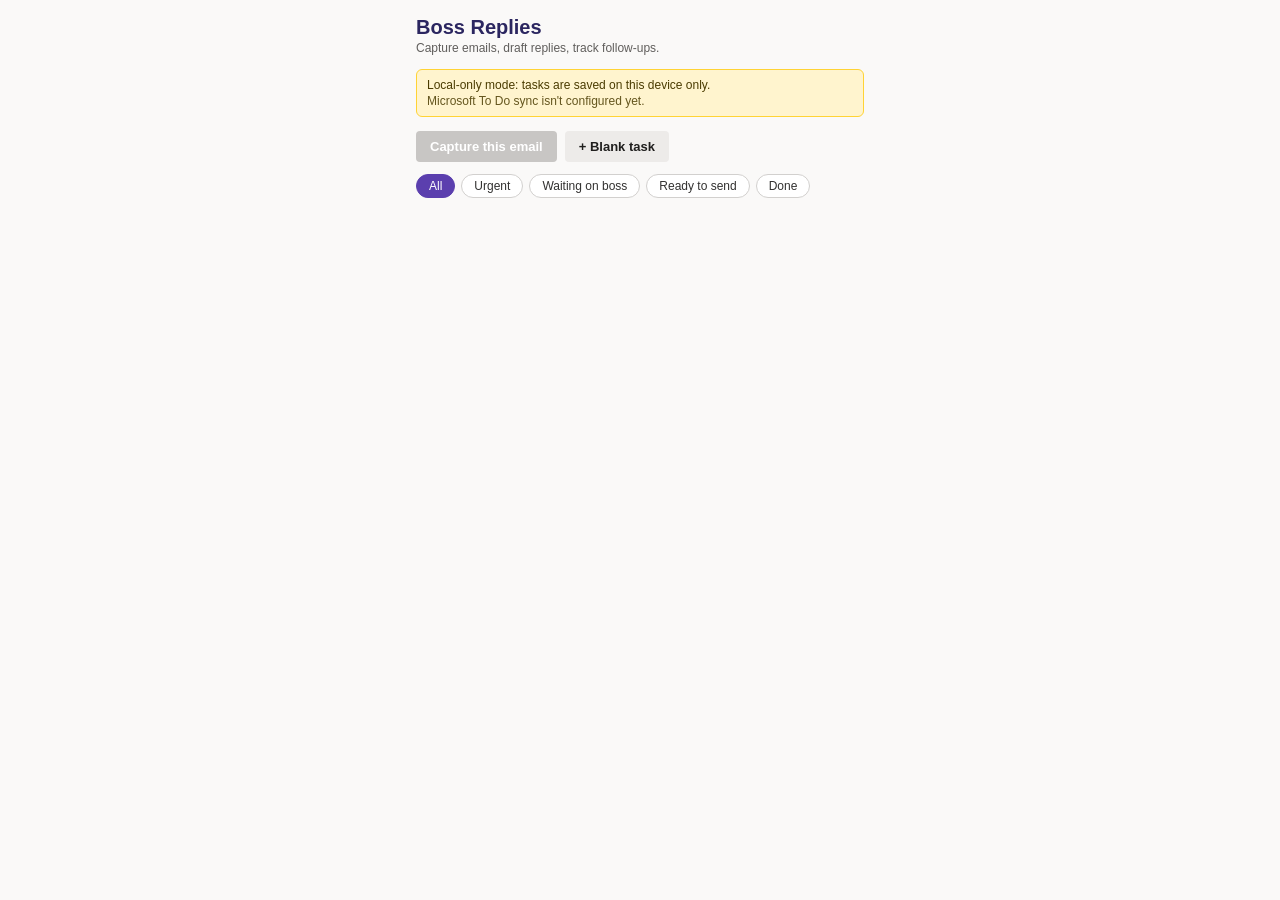
<file: outlook-scratchpad/taskpane.html>
<!DOCTYPE html>
<html lang="en">
<head>
  <meta charset="UTF-8" />
  <meta name="viewport" content="width=device-width, initial-scale=1.0" />
  <title>Boss Replies Scratchpad</title>
  <link rel="stylesheet" href="taskpane.css" />
  <script src="https://appsforoffice.microsoft.com/lib/1/hosted/office.js"></script>
</head>
<body>
  <div class="app">
    <header class="app-header">
      <h1>Boss Replies</h1>
      <p class="subtitle">Capture emails, draft replies, track follow-ups.</p>
    </header>

    <div id="sync-banner" class="sync-banner">
      Local-only mode: tasks are saved on this device only.
      <span id="sync-banner-detail">Microsoft To Do sync isn't configured yet.</span>
    </div>

    <div class="actions-row">
      <button id="capture-btn" class="btn btn-primary" disabled>Capture this email</button>
      <button id="add-task-btn" class="btn btn-secondary">+ Blank task</button>
    </div>

    <div class="filter-row" id="filter-row">
      <button class="chip active" data-filter="all">All</button>
      <button class="chip" data-filter="urgent">Urgent</button>
      <button class="chip" data-filter="waiting">Waiting on boss</button>
      <button class="chip" data-filter="ready">Ready to send</button>
      <button class="chip" data-filter="done">Done</button>
    </div>

    <div id="empty-state" class="empty-state" hidden>
      Nothing here yet. Open an email and click "Capture this email" to start.
    </div>

    <ul id="task-list" class="task-list"></ul>
  </div>

  <template id="task-card-template">
    <li class="task-card" data-status="">
      <div class="task-card-header">
        <input class="task-title" type="text" placeholder="Task title" />
        <button class="icon-btn delete-btn" title="Delete task" aria-label="Delete task">&times;</button>
      </div>

      <a class="source-link" href="#" target="_blank" rel="noopener" hidden>
        <span class="source-icon">✉</span>
        <span class="source-subject"></span>
      </a>

      <label class="field-label">What I want to say</label>
      <textarea class="task-note" rows="3" placeholder="Draft what you want to say to your boss..."></textarea>

      <div class="checklist"></div>
      <button class="btn btn-link add-checklist-item">+ Add checklist item</button>

      <div class="task-meta-row">
        <select class="task-priority">
          <option value="normal">Normal</option>
          <option value="urgent">Urgent</option>
        </select>
        <input class="task-due" type="date" />
        <select class="task-status">
          <option value="open">Open</option>
          <option value="waiting">Waiting on boss</option>
          <option value="ready">Ready to send</option>
          <option value="done">Done</option>
        </select>
      </div>
    </li>
  </template>

  <template id="checklist-item-template">
    <div class="checklist-item">
      <input type="checkbox" class="checklist-check" />
      <input type="text" class="checklist-text" placeholder="Checklist item" />
      <button class="icon-btn remove-checklist-item" aria-label="Remove item">&times;</button>
    </div>
  </template>

  <script src="graph.js"></script>
  <script src="taskpane.js"></script>
</body>
</html>
</file>
<file: outlook-scratchpad/taskpane.css>
* {
  box-sizing: border-box;
}

body {
  margin: 0;
  font-family: 'Segoe UI', Tahoma, Geneva, Verdana, sans-serif;
  background: #faf9f8;
  color: #201f1e;
  font-size: 14px;
}

.app {
  padding: 16px;
  max-width: 480px;
  margin: 0 auto;
}

.app-header h1 {
  margin: 0 0 2px;
  font-size: 20px;
  color: #2b2660;
}

.subtitle {
  margin: 0 0 14px;
  color: #605e5c;
  font-size: 12px;
}

.sync-banner {
  background: #fff4ce;
  border: 1px solid #ffd335;
  border-radius: 6px;
  padding: 8px 10px;
  font-size: 12px;
  margin-bottom: 14px;
  color: #4a3b00;
}

#sync-banner-detail {
  display: block;
  opacity: 0.85;
  margin-top: 2px;
}

.actions-row {
  display: flex;
  gap: 8px;
  margin-bottom: 12px;
}

.btn {
  border: none;
  border-radius: 4px;
  padding: 8px 14px;
  font-size: 13px;
  cursor: pointer;
  font-weight: 600;
}

.btn-primary {
  background: #5b3fae;
  color: white;
}

.btn-primary:disabled {
  background: #c8c6c4;
  cursor: not-allowed;
}

.btn-secondary {
  background: #edebe9;
  color: #201f1e;
}

.btn-link {
  background: none;
  color: #5b3fae;
  padding: 4px 0;
  font-weight: 600;
  font-size: 12px;
}

.filter-row {
  display: flex;
  flex-wrap: wrap;
  gap: 6px;
  margin-bottom: 14px;
}

.chip {
  border: 1px solid #d2d0ce;
  background: white;
  border-radius: 16px;
  padding: 4px 12px;
  font-size: 12px;
  cursor: pointer;
  color: #323130;
}

.chip.active {
  background: #5b3fae;
  border-color: #5b3fae;
  color: white;
}

.empty-state {
  text-align: center;
  color: #8a8886;
  padding: 30px 10px;
  font-size: 13px;
}

.task-list {
  list-style: none;
  margin: 0;
  padding: 0;
  display: flex;
  flex-direction: column;
  gap: 10px;
}

.task-card {
  background: white;
  border: 1px solid #edebe9;
  border-left: 4px solid #c8c6c4;
  border-radius: 6px;
  padding: 12px;
}

.task-card[data-status="urgent-flag"] {
  border-left-color: #d13438;
}

.task-card-header {
  display: flex;
  align-items: center;
  gap: 6px;
  margin-bottom: 6px;
}

.task-title {
  flex: 1;
  border: none;
  font-size: 14px;
  font-weight: 600;
  padding: 4px 2px;
  background: transparent;
}

.task-title:focus {
  outline: 1px solid #5b3fae;
  border-radius: 3px;
}

.icon-btn {
  border: none;
  background: transparent;
  cursor: pointer;
  font-size: 16px;
  color: #8a8886;
  line-height: 1;
  padding: 2px 6px;
}

.icon-btn:hover {
  color: #d13438;
}

.source-link {
  display: flex;
  align-items: center;
  gap: 6px;
  background: #f3f2f1;
  border-radius: 4px;
  padding: 6px 8px;
  margin-bottom: 8px;
  font-size: 12px;
  color: #323130;
  text-decoration: none;
}

.source-link:hover {
  background: #edebe9;
}

.source-subject {
  overflow: hidden;
  text-overflow: ellipsis;
  white-space: nowrap;
}

.field-label {
  display: block;
  font-size: 11px;
  color: #605e5c;
  margin-bottom: 3px;
  font-weight: 600;
  text-transform: uppercase;
  letter-spacing: 0.02em;
}

.task-note {
  width: 100%;
  border: 1px solid #d2d0ce;
  border-radius: 4px;
  padding: 6px 8px;
  font-family: inherit;
  font-size: 13px;
  resize: vertical;
  margin-bottom: 8px;
}

.checklist {
  display: flex;
  flex-direction: column;
  gap: 4px;
  margin-bottom: 4px;
}

.checklist-item {
  display: flex;
  align-items: center;
  gap: 6px;
}

.checklist-text {
  flex: 1;
  border: none;
  border-bottom: 1px solid #edebe9;
  padding: 3px 2px;
  font-size: 13px;
  background: transparent;
}

.checklist-check:checked ~ .checklist-text {
  text-decoration: line-through;
  color: #8a8886;
}

.checklist-item .checklist-text:not(:focus) {
  /* line-through applied via JS class toggle for reliability across browsers */
}

.checklist-item.checked .checklist-text {
  text-decoration: line-through;
  color: #8a8886;
}

.task-meta-row {
  display: flex;
  gap: 6px;
  margin-top: 8px;
  flex-wrap: wrap;
}

.task-meta-row select,
.task-meta-row input {
  border: 1px solid #d2d0ce;
  border-radius: 4px;
  padding: 5px 6px;
  font-size: 12px;
  font-family: inherit;
  background: white;
}

.task-priority {
  flex: 0 0 auto;
}

.task-due {
  flex: 1 1 100px;
}

.task-status {
  flex: 1 1 130px;
}
</file>
